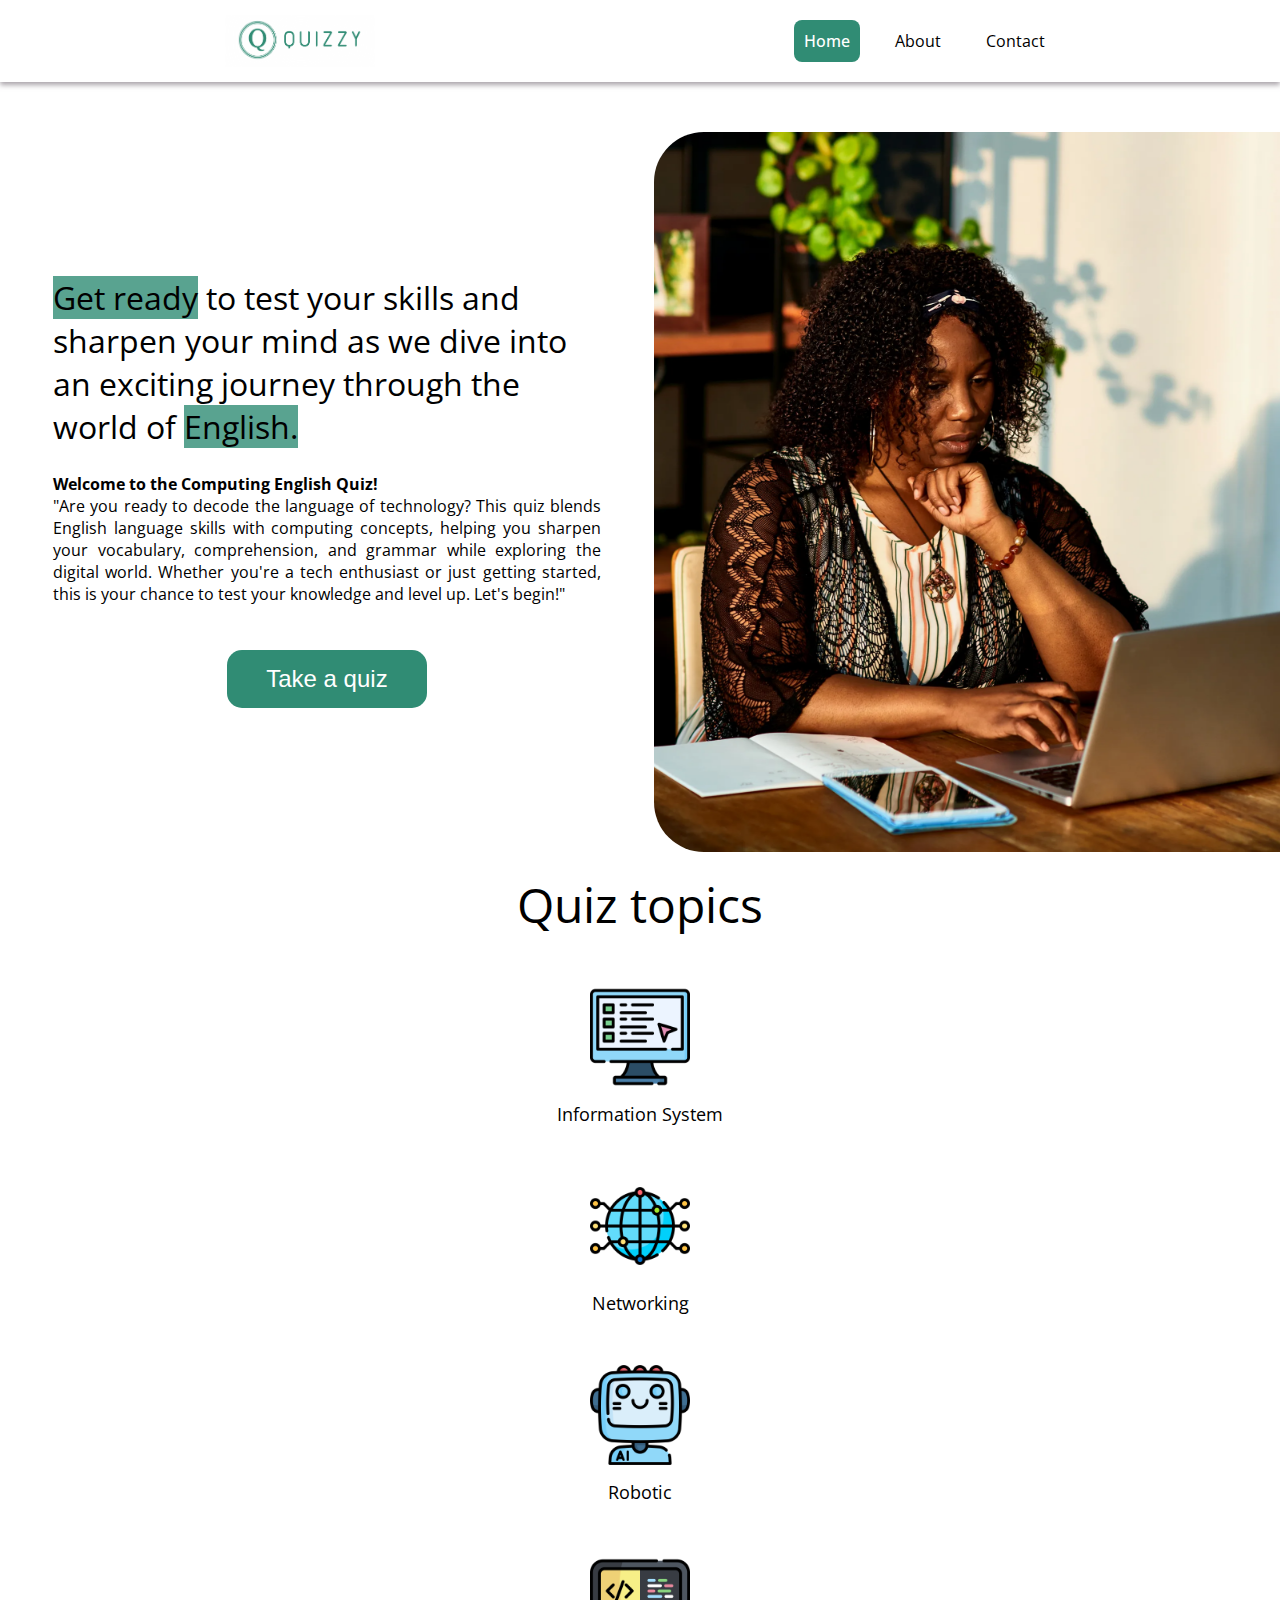
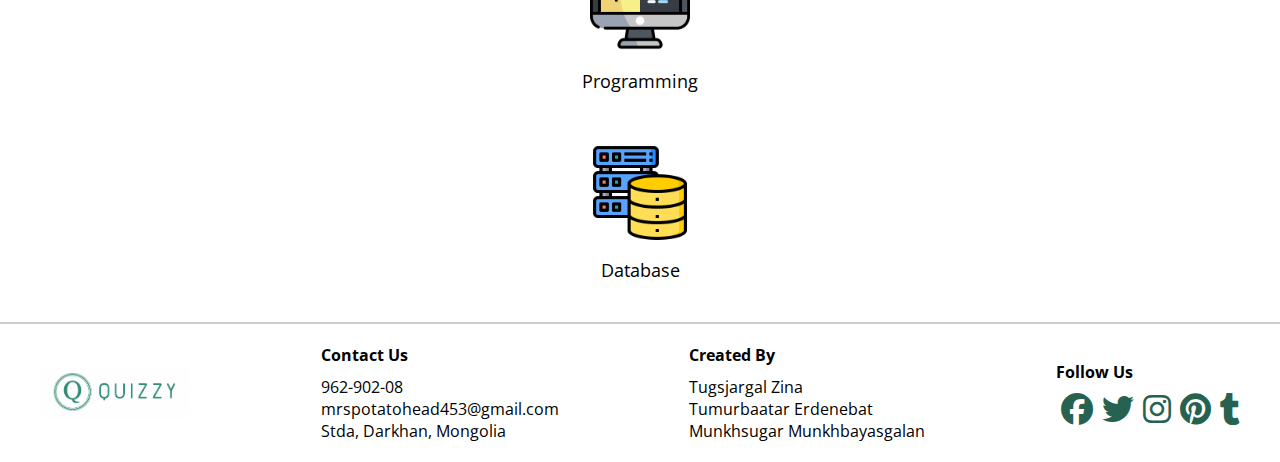
<file: index.html>
<!DOCTYPE html>
<html lang="en">
<head>
    <meta charset="UTF-8">
    <meta name="viewport" content="width=device-width, initial-scale=1.0">
    <link rel="stylesheet" href="https://cdnjs.cloudflare.com/ajax/libs/font-awesome/6.6.0/css/all.min.css">
    <link rel="preconnect" href="https://fonts.googleapis.com">
    <link rel="preconnect" href="https://fonts.gstatic.com" crossorigin>
    <link href="https://fonts.googleapis.com/css2?family=Lato:wght@100;300;400;700;900&family=Open+Sans:wght@300;400;500;600;700;800&display=swap" rel="stylesheet">
    <link rel="stylesheet" href="styles.css">
    <link rel="stylesheet" href="main_style.css">
    <title>Quiz Web</title>
    <link rel="icon" type="image/x-icon" href="/images/favicon.ico">
</head>
<body>
    <header class="header">
        <div class="header-flex">
            <img src="images/logo.png" alt="Quizzy" class="logo" />
            <ul class="main-menu">
                <li><a class="current" href="index.html">Home</a></li>
                <li><a href="about.html">About</a></li>
                <li><a href="contact.html">Contact</a></li>
            </ul>
        </div>
    </header>

    <section class="hero">
        <div class="hero-text">
            <h2>
                <span class="bg-primary">Get ready</span> to test your skills and sharpen your mind as we 
                dive into an exciting journey through the world of <span class="bg-primary">English.</span>
            </h2>
            <p><b>Welcome to the Computing English Quiz!</b><br>
            "Are you ready to decode the language of technology? This quiz blends English language skills 
            with computing concepts, helping you sharpen your vocabulary, comprehension, and grammar while 
            exploring the digital world. Whether you're a tech enthusiast or just getting started, this is 
            your chance to test your knowledge and level up. Let's begin!"</p>

            <button class="quiz-button" onclick="openPopup()">Take a quiz</button>

            <!-- Popup Modal -->
            <div id="popup" class="popup hidden">
                <div class="popup-content">
                    <span class="close-icon" onclick="closePopup()">&times;</span>
                    <h2>Before You Start the Quiz</h2>
                    <ul class="guidelines">
                        <li>Ensure a stable internet connection.</li>
                        <li>Read each question carefully before answering.</li>
                        <li>Do not refresh or close the browser during the quiz.</li>
                        <li>Manage your time wisely; some quizzes may be timed.</li>
                        <li>Make sure you are in a quiet environment for better focus.</li>
                        <li>Double-check your answers before submitting.</li>
                    </ul>
                    <div id="form-box">
                        <form id="test-form">
                            <select id="language" onchange="showAdditionalOptions()">
                                <option value="vocabulary" selected="selected">VOCABULARY</option>
                                <option value="reading">READING</option>
                                <option value="listening">LISTENING</option>
                            </select>

                            <div id="additional-options">
                                <select id="vocabulary-options" class="quiz-select" style="display:block;">
                                    <option value="computing">Basic Computing</option>
                                    <option value="networking">Networking</option>
                                    <option value="robotic">Robotic</option>
                                    <option value="programming">Programming</option>
                                    <option value="database">Database</option>
                                </select>
                            

                                <select id="reading-options" class="quiz-select" style="display:none;">
                                    <option value="reading1">Reading 1</option>
                                    <option value="reading2">Reading 2</option>
                                    <option value="reading3">Reading 3</option>
                                </select>
                            

                                <select id="listening-options" class="quiz-select" style="display:none;">
                                    <option value="computers">Computers</option>
                                    <option value="cyber-bullying">Cyber Bullying</option>
                                    <option value="cyber-crime">Cyber Crime</option>
                                    <option value="internet">Internet</option>
                                    <option value="junk-mail">Junk Mail</option>
                                    <option value="microsoft">Microsoft</option>
                                    <option value="robots">Robots</option>
                                    <option value="social-networking">Social Networking</option>
                                </select>
                            </div>                            

                            <button type="button" id="choose-lang" onclick="startQuiz()">Start a test</button>
                        </form>
                    </div>
                </div>
            </div>
        </div>
        <div class="hero-image">
            <img src="images/take_a_quiz.webp" alt="Take a quiz" class="profile-img">
        </div>  
    </section>

    <section class="quiz-topics">
        <div class="section-header">
            <h2>
                <span>Quiz topics</span>
            </h2>
        </div>

        <ul class="topic-items">
            <li>
                <img src="images/computer.png" alt="">
                <p>Information System</p>
            </li>
            <li>
                <img src="images/network.png" alt="">
                <p>Networking</p>
            </li>
            <li>
                <img src="images/robot.png" alt="">
                <p>Robotic</p>
            </li>
            <li>
                <img src="images/code.png" alt="">
                <p>Programming</p>
            </li>
            <li>
                <img src="images/database-storage.png" alt="">
                <p>Database</p>
            </li>
        </ul>
    </section>

    <footer class="footer">
        <div class="container footer-flex">
            <img src="images/logo.png" alt="Lumina Creative">

            <div>
                <h4>Contact Us</h4>
                <ul>
                    <li>962-902-08</li>
                    <li>mrspotatohead453@gmail.com</li>
                    <li>Stda, Darkhan, Mongolia</li>
                </ul>
            </div>

            <div>
                <h4>Created By</h4>
                <ul>
                    <li>Tugsjargal Zina</li>
                    <li>Tumurbaatar Erdenebat</li>
                    <li>Munkhsugar Munkhbayasgalan</li>
                </ul>
            </div>

            <div>
                <h4>Follow Us</h4>
                <a href="#"><i class="fa-brands fa-facebook fa-2x"></i></a>
                <a href="#"><i class="fa-brands fa-twitter fa-2x"></i></a>
                <a href="#"><i class="fa-brands fa-instagram fa-2x"></i></a>
                <a href="#"><i class="fa-brands fa-pinterest fa-2x"></i></a>
                <a href="#"><i class="fa-brands fa-tumblr fa-2x"></i></a>
            </div>
        </div>
    </footer>

    <script>
        // Open Popup
        function openPopup() {
            document.getElementById('popup').classList.remove('hidden');
        }

        // Close Popup
        function closePopup() {
            document.getElementById('popup').classList.add('hidden');
        }

        // Update options based on selected quiz type
        function showAdditionalOptions() {
            var selectedLanguage = document.getElementById('language').value;

            // Hide all extra options first
            document.getElementById('vocabulary-options').style.display = 'none';
            document.getElementById('reading-options').style.display = 'none';
            document.getElementById('listening-options').style.display = 'none';

            // Show the appropriate options
            if (selectedLanguage === 'vocabulary') {
                document.getElementById('vocabulary-options').style.display = 'block';
            } else if (selectedLanguage === 'reading') {
                document.getElementById('reading-options').style.display = 'block';
            } else if (selectedLanguage === 'listening') {
                document.getElementById('listening-options').style.display = 'block';
            }
        }

        // Start Quiz
        function startQuiz() {
            var selectedQuiz = document.getElementById('language').value;
            var selectedTopic = '';

            // Get the selected topic based on the quiz type
            if (selectedQuiz === 'vocabulary') {
                selectedTopic = document.getElementById('vocabulary-options').value;
            } else if (selectedQuiz === 'reading') {
                selectedTopic = document.getElementById('reading-options').value;
            } else if (selectedQuiz === 'listening') {
                selectedTopic = document.getElementById('listening-options').value;
            }

            // Store the selected topic in localStorage
            localStorage.setItem('selected-topic', selectedTopic);

            // Redirect based on the selected quiz and topic
            if (selectedQuiz === 'vocabulary') {
                window.location.href = "quiz1.html";
            } else if (selectedQuiz === 'reading') {
                // Check the selected reading topic and redirect accordingly
                if (selectedTopic === 'reading1') {
                    window.location.href = "quiz2_1.html"; // Redirect to quiz2_1 for reading1
                } else if (selectedTopic === 'reading2') {
                    window.location.href = "quiz2_2.html"; // Redirect to quiz2_2 for reading2
                } else if (selectedTopic === 'reading3') {
                    window.location.href = "quiz2_3.html"; // Redirect to quiz2_3 for reading3
                }
            } else if (selectedQuiz === 'listening') {
                window.location.href = "quiz3.html";
            }
        }



    </script>
</body>
</html>
</file>
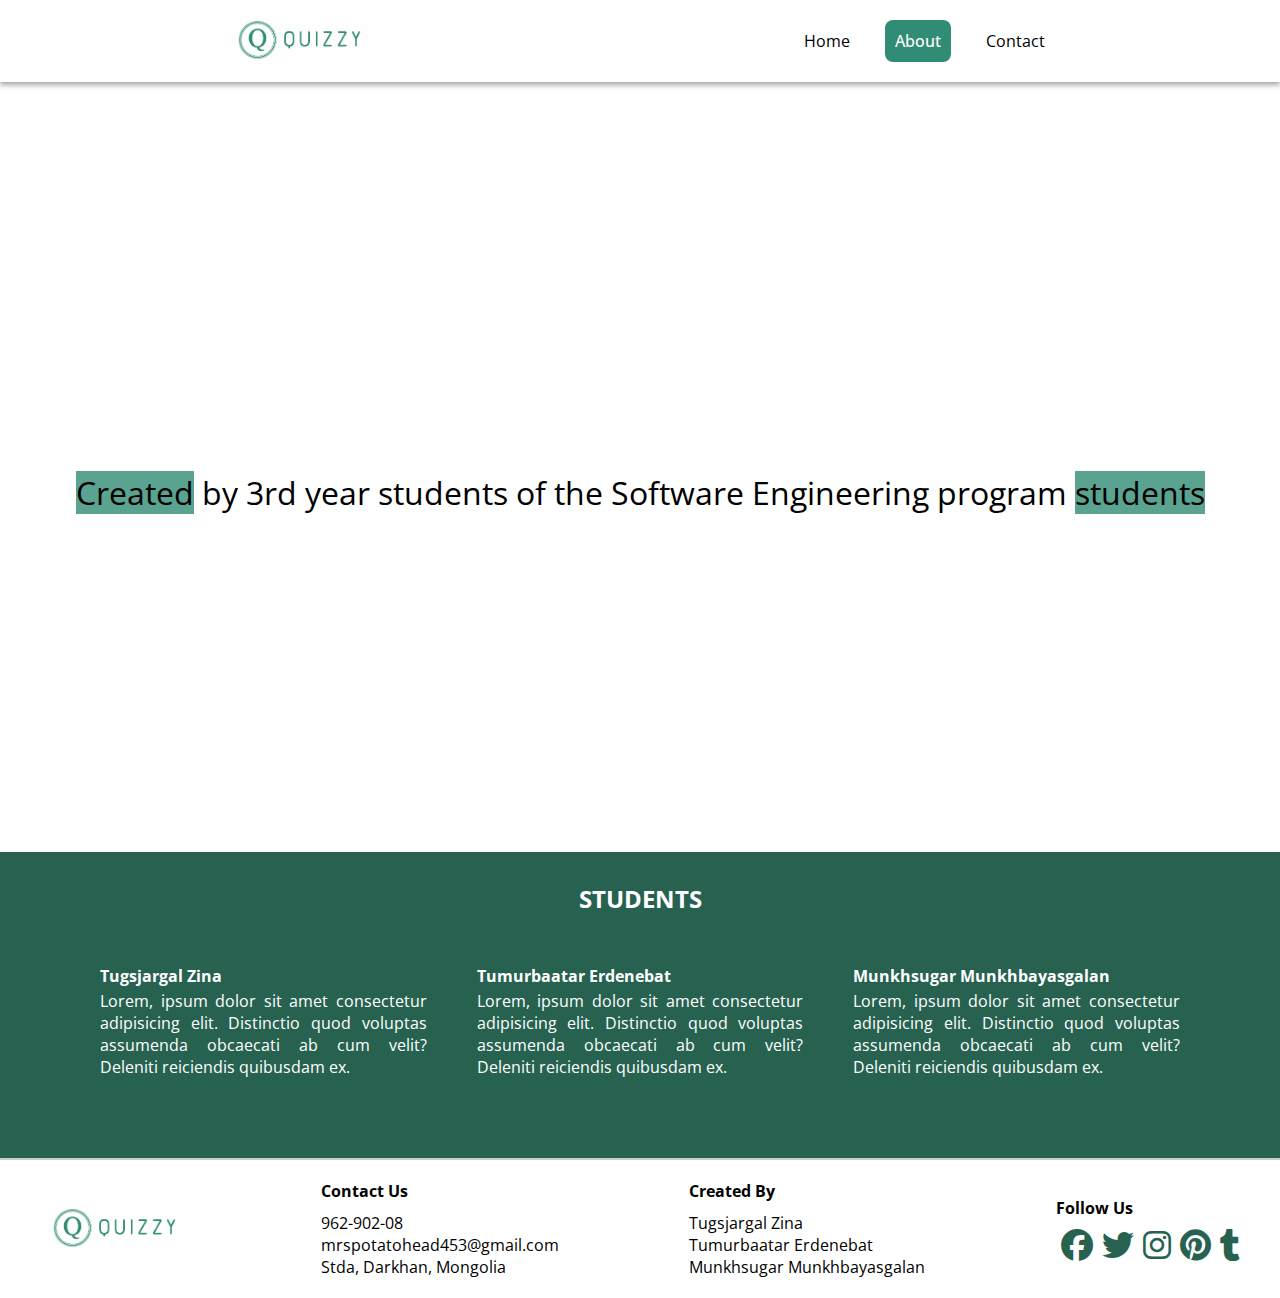
<file: about.html>
<!DOCTYPE html>
<html lang="en">
<head>
    <meta charset="UTF-8">
    <meta name="viewport" content="width=device-width, initial-scale=1.0">
    <link rel="stylesheet" href="https://cdnjs.cloudflare.com/ajax/libs/font-awesome/6.6.0/css/all.min.css">
    <link rel="preconnect" href="https://fonts.googleapis.com">
    <link rel="preconnect" href="https://fonts.gstatic.com" crossorigin>
    <link href="https://fonts.googleapis.com/css2?family=Lato:wght@100;300;400;700;900&family=Open+Sans:wght@300;400;500;600;700;800&display=swap" rel="stylesheet">
    <link rel="stylesheet" href="styles.css">
    <link rel="stylesheet" href="main_style.css">
    <link rel="stylesheet" href="about.css">
    <title>Quiz Web</title>
    <link rel="icon" type="image/x-icon" href="/images/favicon.ico">
</head>
<body>
    <header class="header">
        <div class="header-flex">
            <img src="images/logo.png" alt="Quizzy" class="logo" />
            <ul class="main-menu">
                <li><a href="index.html">Home</a></li>
                <li><a class="current" href="about.html">About</a></li>
                <li><a href="contact.html">Contact</a></li>
            </ul>
        </div>
    </header>

    <section class="hero">
        <div class="container container-sm">
            <h2 style="font-size: 2rem;">
                <span class="bg-primary">Created</span> by 3rd year students of the Software Engineering program <span class="bg-primary">students</span>
            </h2>
        </div>
    </section>
    <section class="team bg-dark">
        <div class="container">
            <h2 class="team-heading">Students</h2>
            <div class="team-flex">
                <div class="team-item">
                    <h4>Tugsjargal Zina</h4>
                    <p>
                        Lorem, ipsum dolor sit amet consectetur adipisicing elit. Distinctio 
                        quod voluptas assumenda obcaecati ab cum velit? Deleniti reiciendis 
                        quibusdam ex.
                    </p>
                </div>
                <div class="team-item">
                    <h4>Tumurbaatar Erdenebat</h4>
                    <p>
                        Lorem, ipsum dolor sit amet consectetur adipisicing elit. Distinctio 
                        quod voluptas assumenda obcaecati ab cum velit? Deleniti reiciendis 
                        quibusdam ex.
                    </p>
                </div>
                <div class="team-item">
                    <h4>Munkhsugar Munkhbayasgalan</h4>
                    <p>
                        Lorem, ipsum dolor sit amet consectetur adipisicing elit. Distinctio 
                        quod voluptas assumenda obcaecati ab cum velit? Deleniti reiciendis 
                        quibusdam ex.
                    </p>
                </div>
            </div>
        </div>
    </section>
    

    <footer class="footer">
        <div class="container footer-flex">
            <img src="images/logo.png" alt="Lumina Creative">

            <div>
                <h4>Contact Us</h4>
                <ul>
                    <li>962-902-08</li>
                    <li>mrspotatohead453@gmail.com</li>
                    <li>Stda, Darkhan, Mongolia</li>
                </ul>
            </div>

            <div>
                <h4>Created By</h4>
                <ul>
                    <li>Tugsjargal Zina</li>
                    <li>Tumurbaatar Erdenebat</li>
                    <li>Munkhsugar Munkhbayasgalan</li>
                </ul>
            </div>

            <div>
                <h4>Follow Us</h4>
                <a href="#"><i class="fa-brands fa-facebook fa-2x"></i></a>
                <a href="#"><i class="fa-brands fa-twitter fa-2x"></i></a>
                <a href="#"><i class="fa-brands fa-instagram fa-2x"></i></a>
                <a href="#"><i class="fa-brands fa-pinterest fa-2x"></i></a>
                <a href="#"><i class="fa-brands fa-tumblr fa-2x"></i></a>
            </div>
        </div>
    </footer>
</body>
</html>
</file>
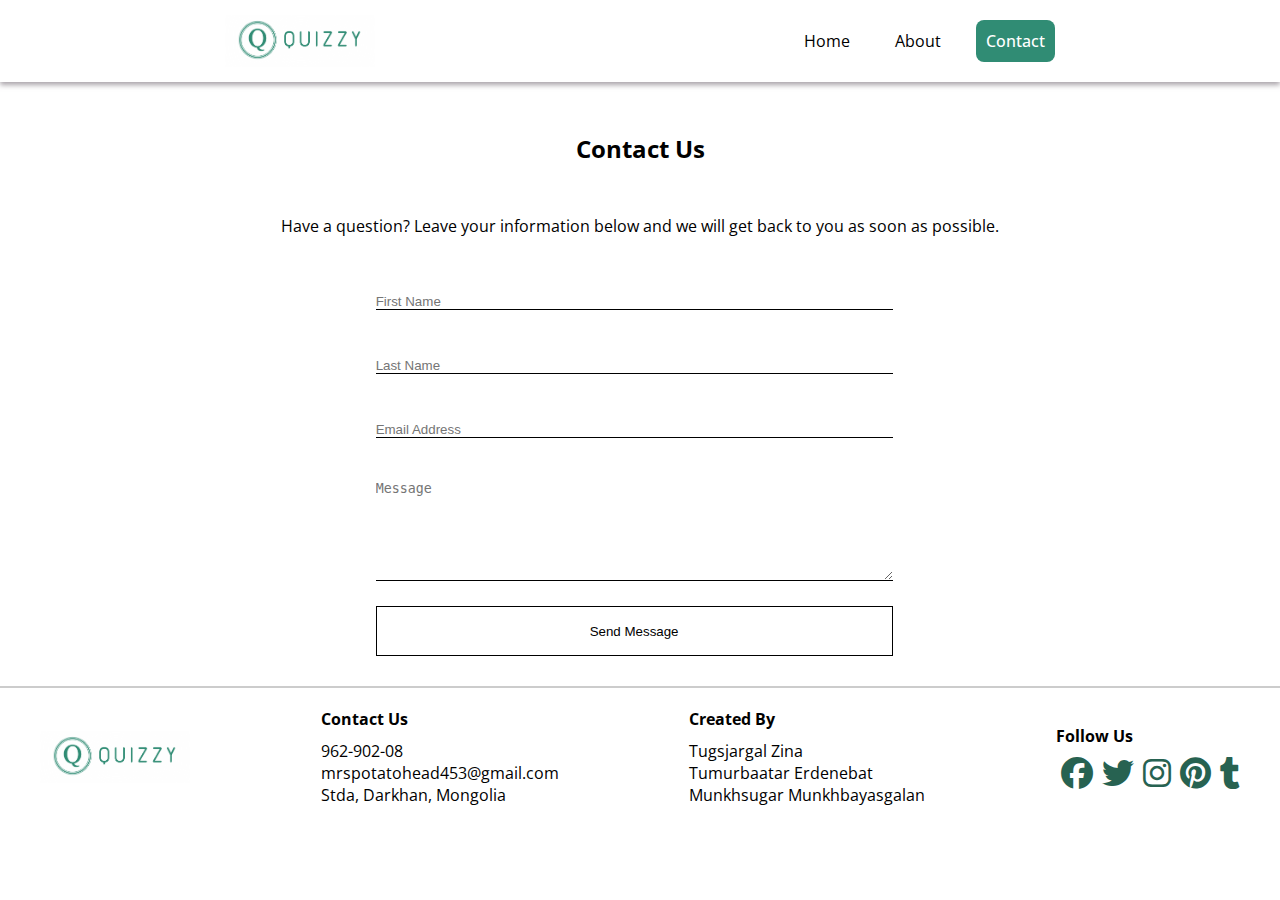
<file: contact.html>
<!DOCTYPE html>
<html lang="en">
<head>
    <meta charset="UTF-8">
    <meta name="viewport" content="width=device-width, initial-scale=1.0">
    <link rel="stylesheet" href="https://cdnjs.cloudflare.com/ajax/libs/font-awesome/6.6.0/css/all.min.css">
    <link rel="preconnect" href="https://fonts.googleapis.com">
    <link rel="preconnect" href="https://fonts.gstatic.com" crossorigin>
    <link href="https://fonts.googleapis.com/css2?family=Lato:wght@100;300;400;700;900&family=Open+Sans:wght@300;400;500;600;700;800&display=swap" rel="stylesheet">
    <link rel="stylesheet" href="main_style.css">
    <link rel="stylesheet" href="contact.css">
    <title>Quiz Web</title>
    <link rel="icon" type="image/x-icon" href="/images/favicon.ico">
</head>
<body>
    <header class="header">
        <div class="header-flex">
            <img src="images/logo.png" alt="Quizzy" class="logo" />
            <ul class="main-menu">
                <li><a href="index.html">Home</a></li>
                <li><a href="about.html">About</a></li>
                <li><a class="current" href="contact.html">Contact</a></li>
            </ul>
        </div>
    </header>

    <section class="contact">
        <div class="container container-sm">
            <h2 class="section-heading">Contact Us</h2>
            <p>
                Have a question? Leave your information below and we will get back to
                you as soon as possible.
            </p>
            <form name="contact" netlify>
                <div class="form-group">
                    <label for="first-name" class="visually-hidden">First Name</label>
                    <input 
                        type="text"
                        id="first-name"
                        name="first-name"
                        placeholder="First Name"
                    >
                </div>
                <div class="form-group">
                    <label for="last-name" class="visually-hidden">Last Name</label>
                    <input 
                        type="text"
                        id="last-name"
                        name="last-name"
                        placeholder="Last Name"
                    >
                </div>
                <div class="form-group">
                    <label for="email" class="visually-hidden">Email Address</label>
                    <input 
                        type="email"
                        id="email"
                        name="email"
                        placeholder="Email Address"
                    >
                </div>
                <div class="form-group">
                    <label for="message" class="visually-hidden">Message</label>
                    <textarea 
                        id="message"
                        name="message"
                        placeholder="Message"
                    ></textarea>
                </div>
                <div class="form-group">
                    <button type="submit" class="btn">Send Message</button>
                </div>
            </form>
        </div>
    </section>

    <footer class="footer">
        <div class="container footer-flex">
            <img src="images/logo.png" alt="Lumina Creative">

            <div>
                <h4>Contact Us</h4>
                <ul>
                    <li>962-902-08</li>
                    <li>mrspotatohead453@gmail.com</li>
                    <li>Stda, Darkhan, Mongolia</li>
                </ul>
            </div>

            <div>
                <h4>Created By</h4>
                <ul>
                    <li>Tugsjargal Zina</li>
                    <li>Tumurbaatar Erdenebat</li>
                    <li>Munkhsugar Munkhbayasgalan</li>
                </ul>
            </div>

            <div>
                <h4>Follow Us</h4>
                <a href="#"><i class="fa-brands fa-facebook fa-2x"></i></a>
                <a href="#"><i class="fa-brands fa-twitter fa-2x"></i></a>
                <a href="#"><i class="fa-brands fa-instagram fa-2x"></i></a>
                <a href="#"><i class="fa-brands fa-pinterest fa-2x"></i></a>
                <a href="#"><i class="fa-brands fa-tumblr fa-2x"></i></a>
            </div>
        </div>
    </footer>
</body>
</html>
</file>
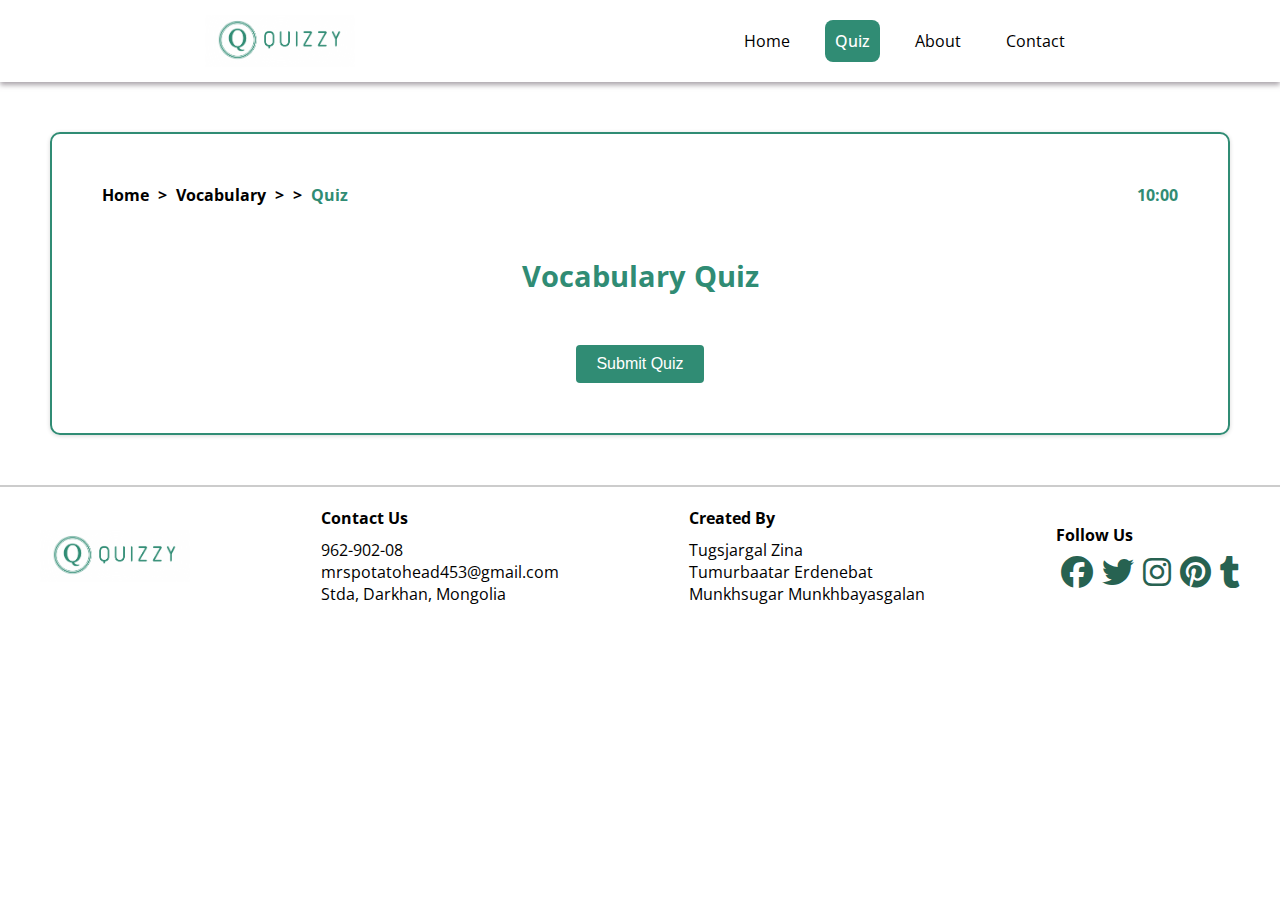
<file: quiz1.html>
<!DOCTYPE html>
<html lang="en">
<head>
    <meta charset="UTF-8">
    <meta name="viewport" content="width=device-width, initial-scale=1.0">
    <link rel="stylesheet" href="https://cdnjs.cloudflare.com/ajax/libs/font-awesome/6.6.0/css/all.min.css">
    <link rel="preconnect" href="https://fonts.googleapis.com">
    <link rel="preconnect" href="https://fonts.gstatic.com" crossorigin>
    <link href="https://fonts.googleapis.com/css2?family=Lato:wght@100;300;400;700;900&family=Open+Sans:wght@300;400;500;600;700;800&display=swap" rel="stylesheet">
    <link rel="stylesheet" href="styles.css">
    <link rel="stylesheet" href="main_style.css">
    <link rel="stylesheet" href="quiz1.css">
    <title>Vocabulary Quiz</title>
    <link rel="icon" type="image/x-icon" href="/images/favicon.ico">
</head>
<body>
    <header class="header">
        <div class="header-flex">
            <img src="images/logo.png" alt="Quizzy" class="logo" />
            <ul class="main-menu">
                <li><a href="index.html">Home</a></li>
                <li><a class="current" href="#">Quiz</a></li>
                <li><a href="about.html">About</a></li>
                <li><a href="contact.html">Contact</a></li>
            </ul>
        </div>
    </header>

    <section class="main-section">
        <div class="section-header">
            <div class="path">
                <p>Home &gt Vocabulary &gt <span id="page-name"></span> &gt   <span class="primary-color">Quiz</span></p>
            </div>
            <div id="timer" class="timer">
                <p><span id="minutes">10</span>:<span id="seconds">00</span></p>
            </div>
        </div>
        <div class="header-text">
            <h2><span id="page-name2"></span> Vocabulary Quiz</h2>
        </div>
        <form id="quiz-form">
            <!-- 10 questions will be dynamically inserted here based on the selected topic -->
        </form>
        <div class="submit-btn">
            <button type="button" id="submit-btn" onclick="submitQuiz()">Submit Quiz</button>
        </div>

        <div id="popup-window" class="popup">
            <div class="popup-content">
                <span class="close-btn" onclick="closePopup()">&times;</span>
                <h2>Quiz Results</h2>
                <p id="popup-message"></p>
                <button class="popup-button" onclick="closePopup()">Close</button>
            </div>
        </div>
    </section>

    <footer class="footer">
        <div class="container footer-flex">
            <img src="images/logo.png" alt="Lumina Creative">

            <div>
                <h4>Contact Us</h4>
                <ul>
                    <li>962-902-08</li>
                    <li>mrspotatohead453@gmail.com</li>
                    <li>Stda, Darkhan, Mongolia</li>
                </ul>
            </div>

            <div>
                <h4>Created By</h4>
                <ul>
                    <li>Tugsjargal Zina</li>
                    <li>Tumurbaatar Erdenebat</li>
                    <li>Munkhsugar Munkhbayasgalan</li>
                </ul>
            </div>

            <div>
                <h4>Follow Us</h4>
                <a href="#"><i class="fa-brands fa-facebook fa-2x"></i></a>
                <a href="#"><i class="fa-brands fa-twitter fa-2x"></i></a>
                <a href="#"><i class="fa-brands fa-instagram fa-2x"></i></a>
                <a href="#"><i class="fa-brands fa-pinterest fa-2x"></i></a>
                <a href="#"><i class="fa-brands fa-tumblr fa-2x"></i></a>
            </div>
        </div>
    </footer>

    <script src="quiz_voc.js"></script>
</body>
</html>
</file>
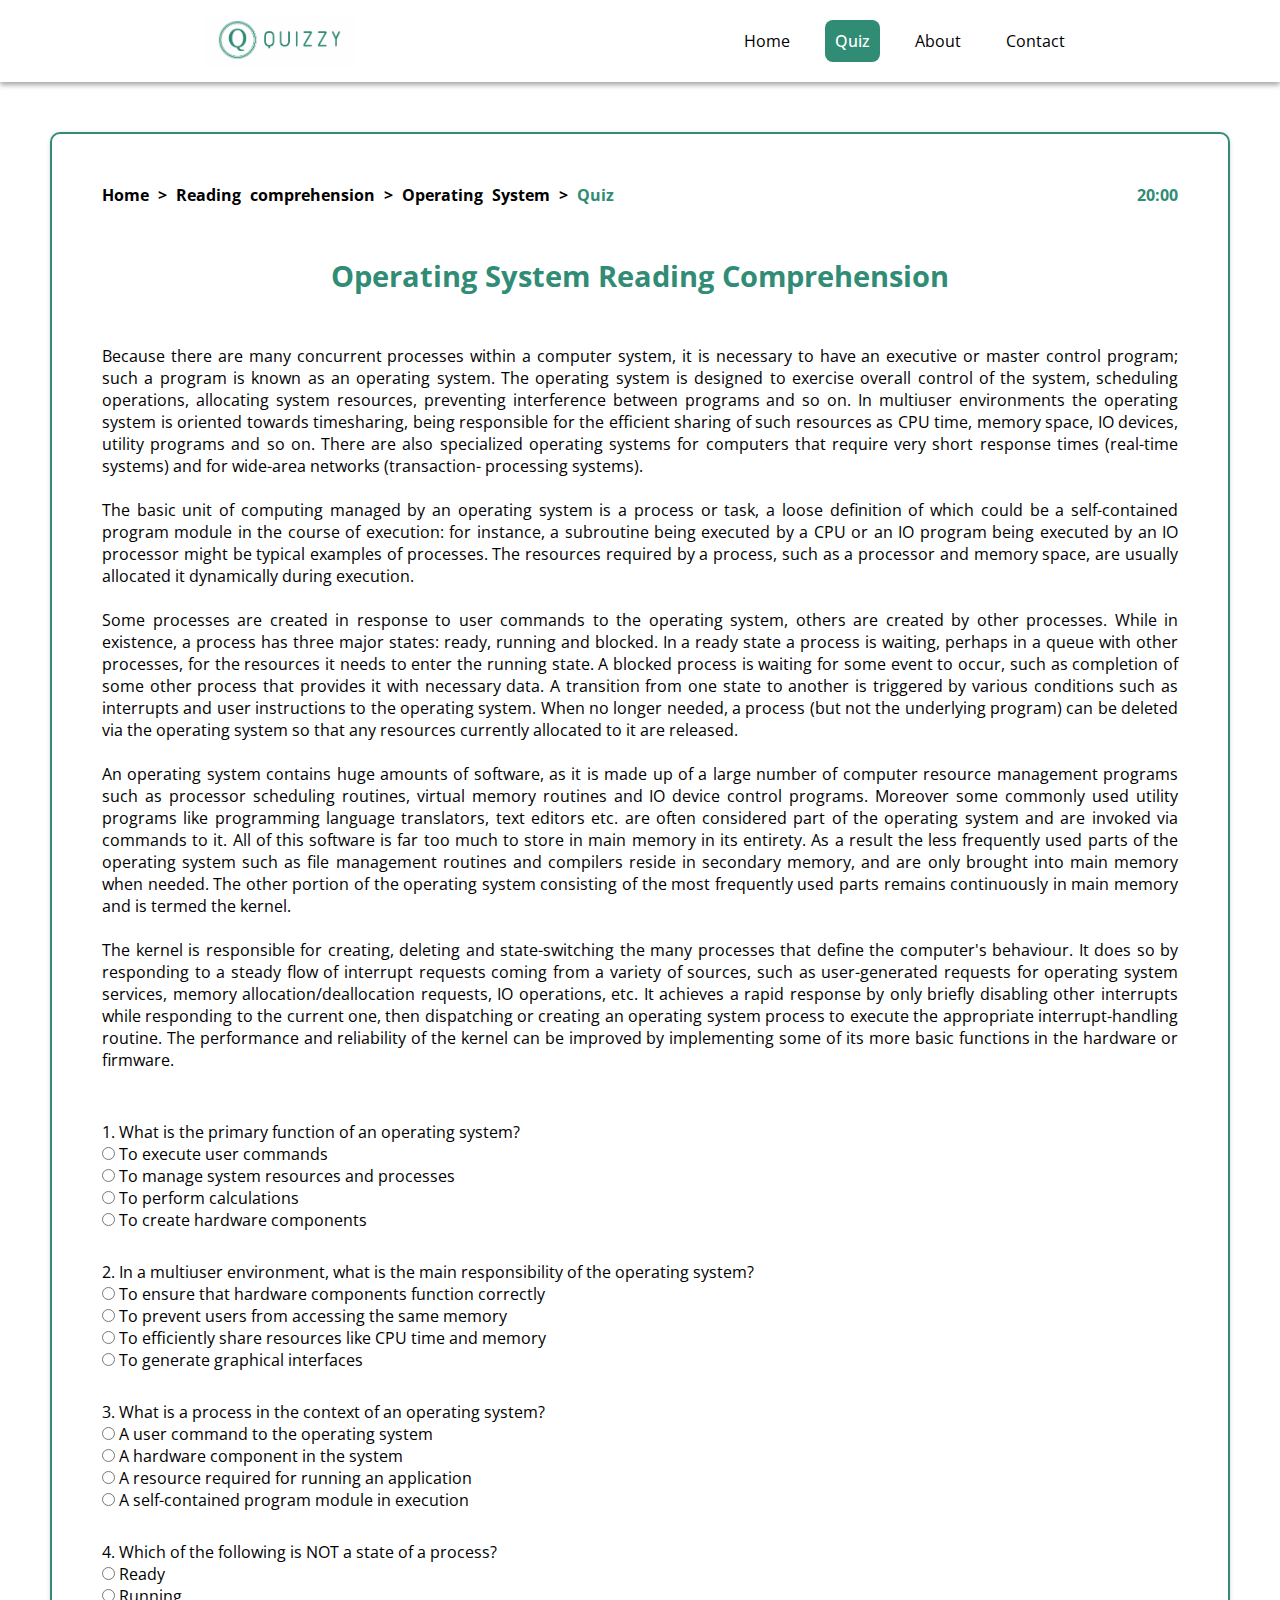
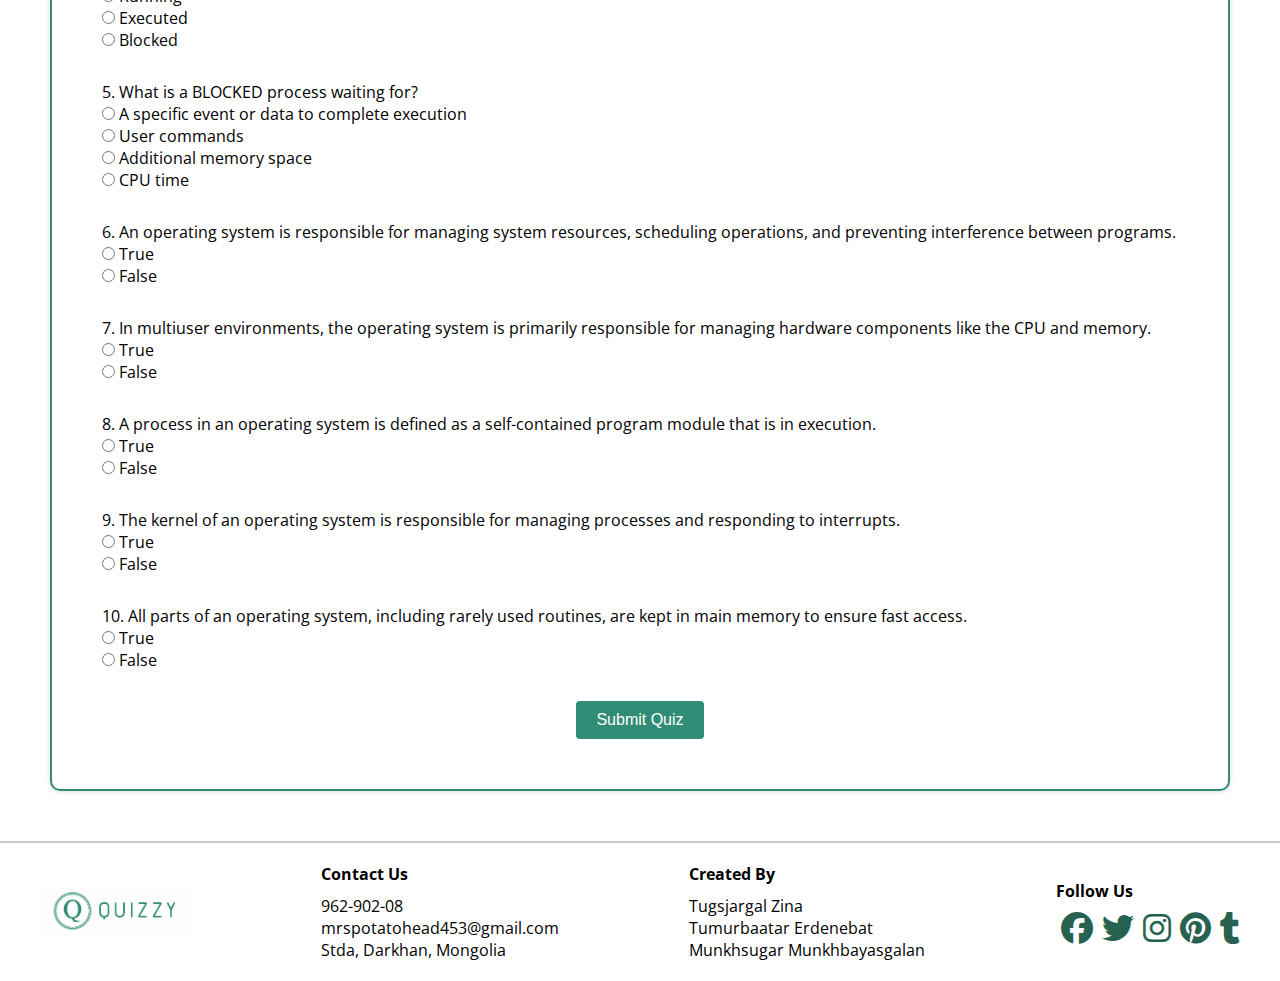
<file: quiz2_1.html>
<!DOCTYPE html>
<html lang="en">
<head>
    <meta charset="UTF-8">
    <meta name="viewport" content="width=device-width, initial-scale=1.0">
    <link rel="stylesheet" href="https://cdnjs.cloudflare.com/ajax/libs/font-awesome/6.6.0/css/all.min.css">
    <link rel="preconnect" href="https://fonts.googleapis.com">
    <link rel="preconnect" href="https://fonts.gstatic.com" crossorigin>
    <link href="https://fonts.googleapis.com/css2?family=Lato:wght@100;300;400;700;900&family=Open+Sans:wght@300;400;500;600;700;800&display=swap" rel="stylesheet">
    <link rel="stylesheet" href="styles.css">
    <link rel="stylesheet" href="main_style.css">
    <link rel="stylesheet" href="quiz1.css">
    <title>Reading Quiz</title>
    <link rel="icon" type="image/x-icon" href="/images/favicon.ico">
</head>
<body>
    <header class="header">
        <div class="header-flex">
            <img src="images/logo.png" alt="Quizzy" class="logo" />
            <ul class="main-menu">
                <li><a href="index.html">Home</a></li>
                <li><a class="current" href="#">Quiz</a></li>
                <li><a href="about.html">About</a></li>
                <li><a href="contact.html">Contact</a></li>
            </ul>
        </div>
    </header>

    <section class="main-section">
        <div class="section-header">
            <div class="path">
                <p>Home &gt Reading comprehension &gt Operating System &gt <span class="primary-color">Quiz</span></p>
            </div>
            <div id="timer" class="timer">
                <p><span id="minutes">20</span>:<span id="seconds">00</span></p>
            </div>
        </div>
        <div class="header-text">
            <h2>Operating System Reading Comprehension</h2>
        </div>
        <div class="reading-para">
            <p id="reading-para">
                Because there are many concurrent processes within a computer system, it is 
                necessary to have an executive or master control program; such a program is known 
                as an operating system. The operating system is designed to exercise overall control 
                of the system, scheduling operations, allocating system resources, preventing 
                interference between programs and so on. In multiuser environments the operating
                system is oriented towards timesharing, being responsible for the efficient sharing of 
                such resources as CPU time, memory space, IO devices, utility programs and so on. 
                There are also specialized operating systems for computers that require very short 
                response times (real-time systems) and for wide-area networks (transaction- 
                processing systems). <br> <br>
                The basic unit of computing managed by an operating system is a process or task, a 
                loose definition of which could be a self-contained program module in the course of 
                execution: for instance, a subroutine being executed by a CPU or an IO program being 
                executed by an IO processor might be typical examples of processes. The resources 
                required by a process, such as a processor and memory space, are usually allocated it
                dynamically during execution. <br><br>
                Some processes are created in response to user commands to the operating system, 
                others are created by other processes. While in existence, a process has three major 
                states: ready, running and blocked. In a ready state a process is waiting, perhaps in a 
                queue with other processes, for the resources it needs to enter the running state. A 
                blocked process is waiting for some event to occur, such as completion of some other 
                process that provides it with necessary data. A transition from one state to another is 
                triggered by various conditions such as interrupts and user instructions to the 
                operating system. When no longer needed, a process (but not the underlying 
                program) can be deleted via the operating system so that any resources currently 
                allocated to it are released. <br><br>
                An operating system contains huge amounts of software, as it is made up of a large 
                number of computer resource management programs such as processor scheduling 
                routines, virtual memory routines and IO device control programs. Moreover some 
                commonly used utility programs like programming language translators, text editors
                etc. are often considered part of the operating system and are invoked via commands 
                to it. All of this software is far too much to store in main memory in its entirety. As a 
                result the less frequently used parts of the operating system such as file management 
                routines and compilers reside in secondary memory, and are only brought into main 
                memory when needed. The other portion of the operating system consisting of the
                most frequently used parts remains continuously in main memory and is termed the 
                kernel. <br><br>
                The kernel is responsible for creating, deleting and state-switching the many 
                processes that define the computer's behaviour. It does so by responding to a steady 
                flow of interrupt requests coming from a variety of sources, such as user-generated
                requests for operating system services, memory allocation/deallocation requests, IO 
                operations, etc. It achieves a rapid response by only briefly disabling other interrupts 
                while responding to the current one, then dispatching or creating an operating system 
                process to execute the appropriate interrupt-handling routine. The performance and 
                reliability of the kernel can be improved by implementing some of its more basic
                functions in the hardware or firmware.</p>
        </div>
        <form id="quiz-form">
            <!--  -->
        </form>
        <div class="submit-btn">
            <button type="button" id="submit-btn" onclick="submitQuiz()">Submit Quiz</button>
        </div>

        <div id="popup-window" class="popup">
            <div class="popup-content">
                <span class="close-btn" onclick="closePopup()">&times;</span>
                <h2>Quiz Results</h2>
                <p id="popup-message"></p>
                <button class="popup-button" onclick="closePopup()">Close</button>
            </div>
        </div>
    </section>

    <footer class="footer">
        <div class="container footer-flex">
            <img src="images/logo.png" alt="Lumina Creative">

            <div>
                <h4>Contact Us</h4>
                <ul>
                    <li>962-902-08</li>
                    <li>mrspotatohead453@gmail.com</li>
                    <li>Stda, Darkhan, Mongolia</li>
                </ul>
            </div>

            <div>
                <h4>Created By</h4>
                <ul>
                    <li>Tugsjargal Zina</li>
                    <li>Tumurbaatar Erdenebat</li>
                    <li>Munkhsugar Munkhbayasgalan</li>
                </ul>
            </div>

            <div>
                <h4>Follow Us</h4>
                <a href="#"><i class="fa-brands fa-facebook fa-2x"></i></a>
                <a href="#"><i class="fa-brands fa-twitter fa-2x"></i></a>
                <a href="#"><i class="fa-brands fa-instagram fa-2x"></i></a>
                <a href="#"><i class="fa-brands fa-pinterest fa-2x"></i></a>
                <a href="#"><i class="fa-brands fa-tumblr fa-2x"></i></a>
            </div>
        </div>
    </footer>

    <script>
        // Make the questions array global
        const questions = [
            {
                question: "What is the primary function of an operating system?",
                options: ["To execute user commands", "To manage system resources and processes", "To perform calculations", "To create hardware components"],
                correctAnswer: "To manage system resources and processes",
            },
            {
                question: "In a multiuser environment, what is the main responsibility of the operating system?",
                options: ["To ensure that hardware components function correctly", "To prevent users from accessing the same memory", "To efficiently share resources like CPU time and memory", "To generate graphical interfaces"],
                correctAnswer: "To efficiently share resources like CPU time and memory",
            },
            {
                question: "What is a process in the context of an operating system?",
                options: ["A user command to the operating system", "A hardware component in the system", "A resource required for running an application", "A self-contained program module in execution"],
                correctAnswer: "A self-contained program module in execution",
            },
            {
                question: "Which of the following is NOT a state of a process?",
                options: ["Ready", "Running", "Executed", "Blocked"],
                correctAnswer: "Executed",
            },
            {
                question: "What is a BLOCKED process waiting for?",
                options: ["A specific event or data to complete execution", "User commands", "Additional memory space", "CPU time"],
                correctAnswer: "A specific event or data to complete execution",
            },
            {
                question: "An operating system is responsible for managing system resources, scheduling operations, and preventing interference between programs.",
                options: ["True", "False"],
                correctAnswer: "True",
            },
            {
                question: "In multiuser environments, the operating system is primarily responsible for managing hardware components like the CPU and memory.",
                options: ["True", "False"],
                correctAnswer: "False",
            },
            {
                question: "A process in an operating system is defined as a self-contained program module that is in execution.",
                options: ["True", "False"],
                correctAnswer: "True",
            },
            {
                question: "The kernel of an operating system is responsible for managing processes and responding to interrupts.",
                options: ["True", "False"],
                correctAnswer: "True",
            },
            {
                question: "All parts of an operating system, including rarely used routines, are kept in main memory to ensure fast access.",
                options: ["True", "False"],
                correctAnswer: "False",
            },
        ];

        // Function to start the quiz
        function startQuiz() {
            const quizForm = document.getElementById("quiz-form");

            questions.forEach((q, index) => {
                const questionDiv = document.createElement("div");
                questionDiv.classList.add("question");
                questionDiv.innerHTML = `
                    <p>${index + 1}. ${q.question}</p>
                    ${q.options
                        .map(
                            (option) => `
                            <input type="radio" id="q${index}-option${option}" name="q${index}" value="${option}">
                            <label for="q${index}-option${option}">${option}</label><br>
                        `
                        )
                        .join("")}
                `;
                quizForm.appendChild(questionDiv);
            });

            startTimer(); // Start the timer when the quiz starts
        }

        let timeRemaining = 1200;
        let timerInterval;

        // Function to start the countdown timer
        function startTimer() {
            timerInterval = setInterval(function () {
                const minutes = Math.floor(timeRemaining / 60);
                const seconds = timeRemaining % 60;
                document.getElementById('timer').innerText = `Time remaining: ${minutes}:${seconds < 10 ? '0' + seconds : seconds}`;
                timeRemaining--;

                if (timeRemaining < 0) {
                    clearInterval(timerInterval);
                    submitQuiz(); // Auto-submit the quiz if the time runs out
                }
            }, 1000);
        }

        // Function to calculate the score and display it in a popup
        function submitQuiz() {
            clearInterval(timerInterval); // Stop the timer
            const quizForm = document.getElementById('quiz-form');
            const formData = new FormData(quizForm);
            let score = 0;

            // Calculate the score
            questions.forEach((q, index) => {
                const selectedAnswer = formData.get(`q${index}`);
                if (selectedAnswer === q.correctAnswer) {
                    score++;
                }
            });

            // Display the score in the popup
            const popupMessage = document.getElementById('popup-message');
            popupMessage.innerText = `Your score is: ${score} out of ${questions.length}`;
            document.getElementById('popup-window').style.display = 'flex';
        }

        // Function to close the popup
        function closePopup() {
            document.getElementById('popup-window').style.display = 'none';
        }

        // Start the quiz when the page loads
        window.onload = startQuiz;
    </script>
</body>
</html>
</file>
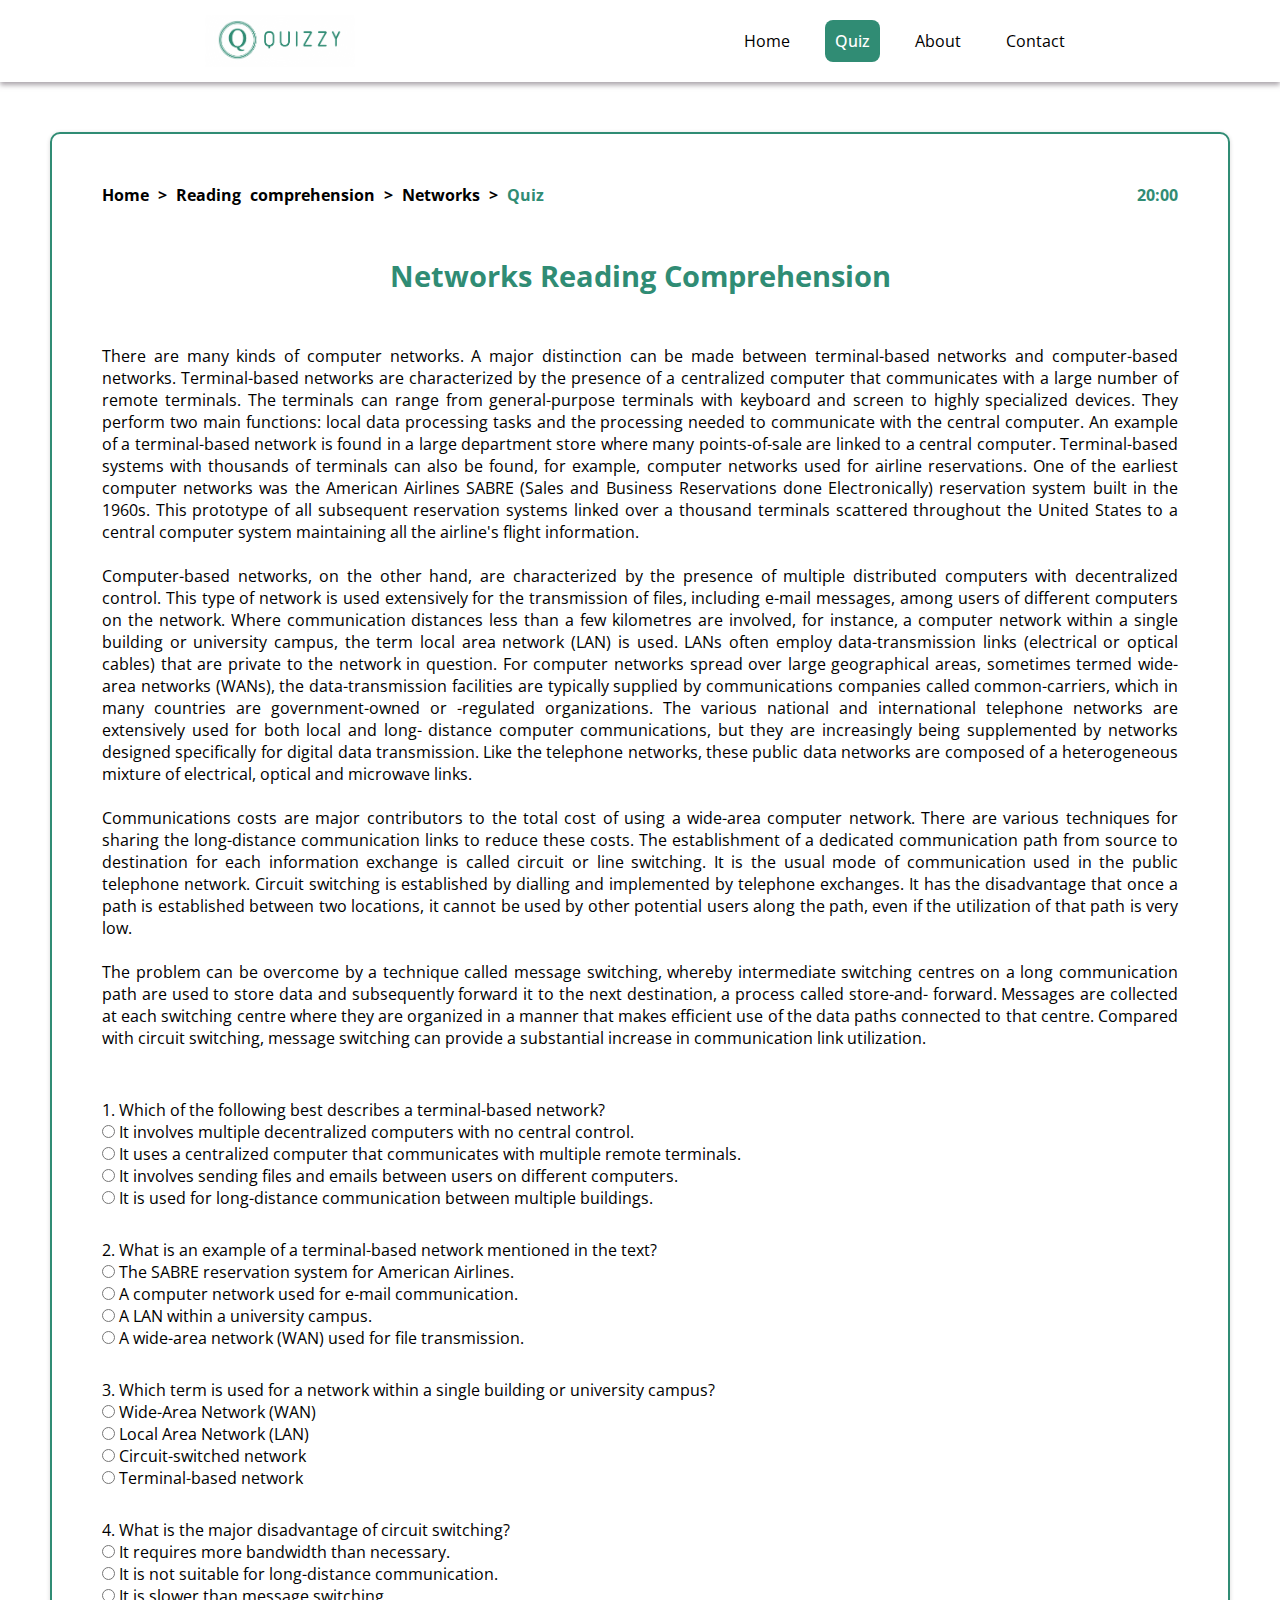
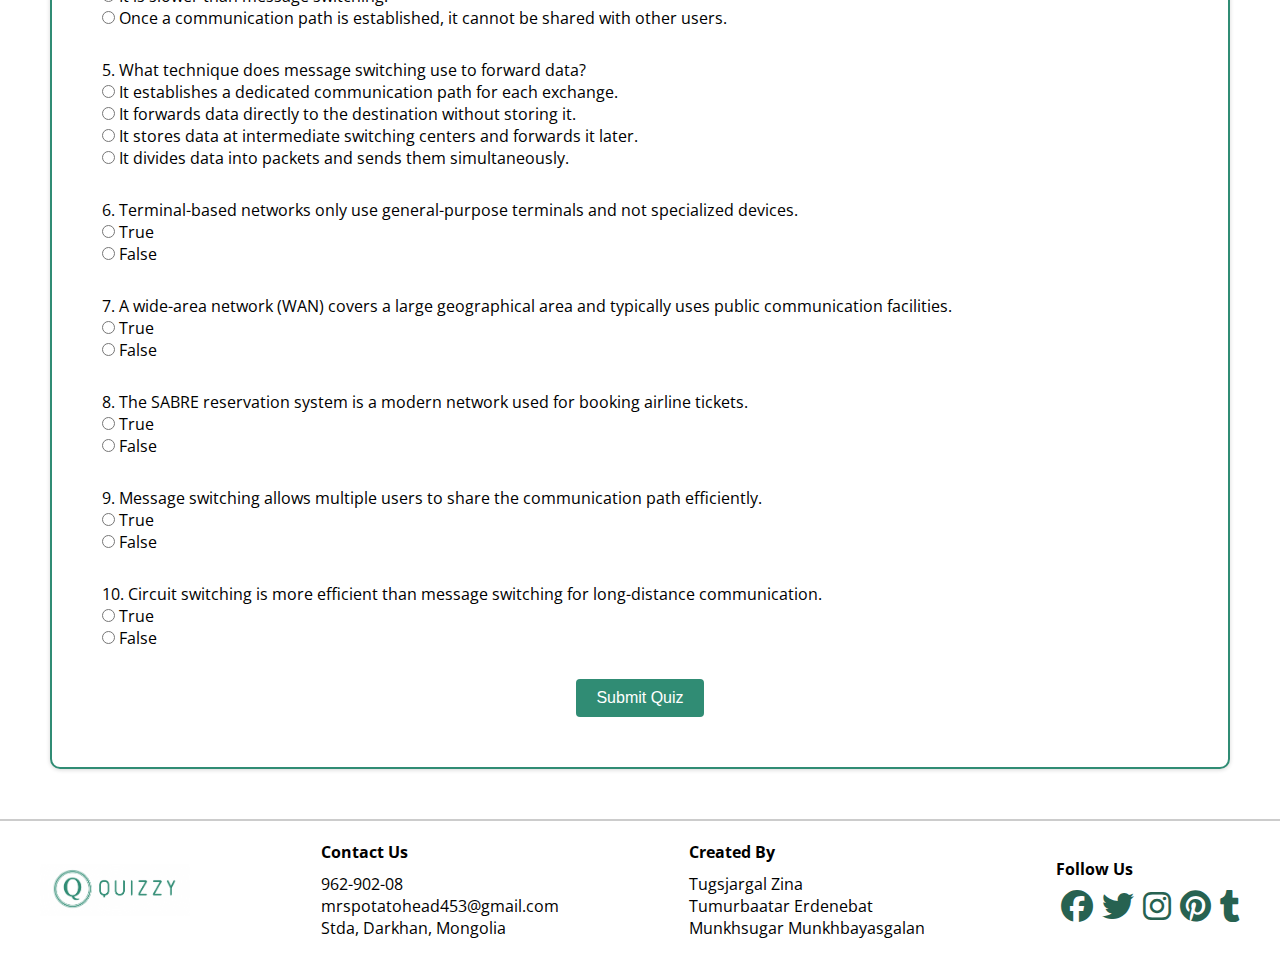
<file: quiz2_2.html>
<!DOCTYPE html>
<html lang="en">
<head>
    <meta charset="UTF-8">
    <meta name="viewport" content="width=device-width, initial-scale=1.0">
    <link rel="stylesheet" href="https://cdnjs.cloudflare.com/ajax/libs/font-awesome/6.6.0/css/all.min.css">
    <link rel="preconnect" href="https://fonts.googleapis.com">
    <link rel="preconnect" href="https://fonts.gstatic.com" crossorigin>
    <link href="https://fonts.googleapis.com/css2?family=Lato:wght@100;300;400;700;900&family=Open+Sans:wght@300;400;500;600;700;800&display=swap" rel="stylesheet">
    <link rel="stylesheet" href="styles.css">
    <link rel="stylesheet" href="main_style.css">
    <link rel="stylesheet" href="quiz1.css">
    <title>Reading Quiz</title>
    <link rel="icon" type="image/x-icon" href="/images/favicon.ico">
</head>
<body>
    <header class="header">
        <div class="header-flex">
            <img src="images/logo.png" alt="Quizzy" class="logo" />
            <ul class="main-menu">
                <li><a href="index.html">Home</a></li>
                <li><a class="current" href="#">Quiz</a></li>
                <li><a href="about.html">About</a></li>
                <li><a href="contact.html">Contact</a></li>
            </ul>
        </div>
    </header>

    <section class="main-section">
        <div class="section-header">
            <div class="path">
                <p>Home &gt Reading comprehension &gt Networks &gt <span class="primary-color">Quiz</span></p>
            </div>
            <div id="timer" class="timer">
                <p><span id="minutes">20</span>:<span id="seconds">00</span></p>
            </div>
        </div>
        <div class="header-text">
            <h2>Networks Reading Comprehension</h2>
        </div>
        <div class="reading-para">
            <p id="reading-para">
                There are many kinds of computer networks. A major distinction can be made 
                between terminal-based networks and computer-based networks. Terminal-based 
                networks are characterized by the presence of a centralized computer that 
                communicates with a large number of remote terminals. The terminals can range from 
                general-purpose terminals with keyboard and screen to highly specialized devices.
                They perform two main functions: local data processing tasks and the processing 
                needed to communicate with the central computer. An example of a terminal-based 
                network is found in a large department store where many points-of-sale are linked to 
                a central computer. Terminal-based systems with thousands of terminals can also be 
                found, for example, computer networks used for airline reservations. One of the 
                earliest computer networks was the American Airlines SABRE (Sales and Business 
                Reservations done Electronically) reservation system built in the 1960s. This 
                prototype of all subsequent reservation systems linked over a thousand terminals 
                scattered throughout the United States to a central computer system maintaining all 
                the airline's flight information. <br> <br>
                Computer-based networks, on the other hand, are characterized by the presence of 
                multiple distributed computers with decentralized control. This type of network is used 
                extensively for the transmission of files, including e-mail messages, among users of 
                different computers on the network. Where communication distances less than a few 
                kilometres are involved, for instance, a computer network within a single building or
                university campus, the term local area network (LAN) is used. LANs often employ 
                data-transmission links (electrical or optical cables) that are private to the network in 
                question. For computer networks spread over large geographical areas, sometimes 
                termed wide-area networks (WANs), the data-transmission facilities are typically 
                supplied by communications companies called common-carriers, which in many 
                countries are government-owned or -regulated organizations. The various national 
                and international telephone networks are extensively used for both local and long- 
                distance computer communications, but they are increasingly being supplemented by 
                networks designed specifically for digital data transmission. Like the telephone 
                networks, these public data networks are composed of a heterogeneous mixture of 
                electrical, optical and microwave links.  <br><br>
                Communications costs are major contributors to the total cost of using a wide-area 
                computer network. There are various techniques for sharing the long-distance 
                communication links to reduce these costs. The establishment of a dedicated 
                communication path from source to destination for each information exchange is 
                called circuit or line switching. It is the usual mode of communication used in the 
                public telephone network. Circuit switching is established by dialling and implemented 
                by telephone exchanges. It has the disadvantage that once a path is established 
                between two locations, it cannot be used by other potential users along the path, 
                even if the utilization of that path is very low.<br><br>
                The problem can be overcome by a technique called message switching, whereby 
                intermediate switching centres on a long communication path are used to store data 
                and subsequently forward it to the next destination, a process called store-and- 
                forward. Messages are collected at each switching centre where they are organized in 
                a manner that makes efficient use of the data paths connected to that centre.
                Compared with circuit switching, message switching can provide a substantial 
                increase in communication link utilization.
        </div>
        <form id="quiz-form">
            <!--  -->
        </form>
        <div class="submit-btn">
            <button type="button" id="submit-btn" onclick="submitQuiz()">Submit Quiz</button>
        </div>

        <div id="popup-window" class="popup">
            <div class="popup-content">
                <span class="close-btn" onclick="closePopup()">&times;</span>
                <h2>Quiz Results</h2>
                <p id="popup-message"></p>
                <button class="popup-button" onclick="closePopup()">Close</button>
            </div>
        </div>
    </section>

    <footer class="footer">
        <div class="container footer-flex">
            <img src="images/logo.png" alt="Lumina Creative">

            <div>
                <h4>Contact Us</h4>
                <ul>
                    <li>962-902-08</li>
                    <li>mrspotatohead453@gmail.com</li>
                    <li>Stda, Darkhan, Mongolia</li>
                </ul>
            </div>

            <div>
                <h4>Created By</h4>
                <ul>
                    <li>Tugsjargal Zina</li>
                    <li>Tumurbaatar Erdenebat</li>
                    <li>Munkhsugar Munkhbayasgalan</li>
                </ul>
            </div>

            <div>
                <h4>Follow Us</h4>
                <a href="#"><i class="fa-brands fa-facebook fa-2x"></i></a>
                <a href="#"><i class="fa-brands fa-twitter fa-2x"></i></a>
                <a href="#"><i class="fa-brands fa-instagram fa-2x"></i></a>
                <a href="#"><i class="fa-brands fa-pinterest fa-2x"></i></a>
                <a href="#"><i class="fa-brands fa-tumblr fa-2x"></i></a>
            </div>
        </div>
    </footer>

    <script>
        let timeRemaining = 1200;
        let timerInterval;

        function startQuiz() {
            const quizForm = document.getElementById("quiz-form");
            const questions = [
                {
                    question: "Which of the following best describes a terminal-based network?",
                    options: ["It involves multiple decentralized computers with no central control.", "It uses a centralized computer that communicates with multiple remote terminals.", "It involves sending files and emails between users on different computers.", "It is used for long-distance communication between multiple buildings."],
                    correctAnswer: "It uses a centralized computer that communicates with multiple remote terminals.",
                },
                {
                    question: "What is an example of a terminal-based network mentioned in the text?",
                    options: ["The SABRE reservation system for American Airlines.", "A computer network used for e-mail communication.", " A LAN within a university campus.", "A wide-area network (WAN) used for file transmission."],
                    correctAnswer: "The SABRE reservation system for American Airlines.",
                },
                {
                    question: "Which term is used for a network within a single building or university campus?",
                    options: ["Wide-Area Network (WAN)", "Local Area Network (LAN)", "Circuit-switched network", "Terminal-based network"],
                    correctAnswer: "Local Area Network (LAN)",
                },
                {
                    question: "What is the major disadvantage of circuit switching?",
                    options: ["It requires more bandwidth than necessary.", "It is not suitable for long-distance communication.", "It is slower than message switching.", "Once a communication path is established, it cannot be shared with other users."],
                    correctAnswer: "Once a communication path is established, it cannot be shared with other users.",
                },
                {
                    question: "What technique does message switching use to forward data?",
                    options: ["It establishes a dedicated communication path for each exchange.", "It forwards data directly to the destination without storing it.", "It stores data at intermediate switching centers and forwards it later.", "It divides data into packets and sends them simultaneously."],
                    correctAnswer: "It stores data at intermediate switching centers and forwards it later.",
                },
                {
                    question: "Terminal-based networks only use general-purpose terminals and not specialized devices.",
                    options: ["True", "False"],
                    correctAnswer: "False",
                },
                {
                    question: "A wide-area network (WAN) covers a large geographical area and typically uses public communication facilities.",
                    options: ["True", "False"],
                    correctAnswer: "True",
                },
                {
                    question: "The SABRE reservation system is a modern network used for booking airline tickets.",
                    options: ["True", "False"],
                    correctAnswer: "False",
                },
                {
                    question: "Message switching allows multiple users to share the communication path efficiently.",
                    options: ["True", "False"],
                    correctAnswer: "True",
                },
                {
                    question: "Circuit switching is more efficient than message switching for long-distance communication.",
                    options: ["True", "False"],
                    correctAnswer: "False",
                },
            ];

            questions.forEach((q, index) => {
                const questionDiv = document.createElement("div");
                questionDiv.classList.add("question");
                questionDiv.innerHTML = `
                    <p>${index + 1}. ${q.question}</p>
                    ${q.options
                        .map(
                            (option) => `
                            <input type="radio" id="q${index}-option${option}" name="q${index}" value="${option}">
                            <label for="q${index}-option${option}">${option}</label><br>
                        `
                        )
                        .join("")}
                `;
                quizForm.appendChild(questionDiv);
            });

            startTimer(); // Start the timer when the quiz starts
        }

        // Function to start the countdown timer
        function startTimer() {
            timerInterval = setInterval(function () {
                const minutes = Math.floor(timeRemaining / 60);
                const seconds = timeRemaining % 60;
                document.getElementById('timer').innerText = `Time remaining: ${minutes}:${seconds < 10 ? '0' + seconds : seconds}`;
                timeRemaining--;

                if (timeRemaining < 0) {
                    clearInterval(timerInterval);
                    submitQuiz(); // Auto-submit the quiz if the time runs out
                }
            }, 1000);
        }

        // Function to calculate the score and display it in a popup
        function submitQuiz() {
            clearInterval(timerInterval); // Stop the timer
            const quizForm = document.getElementById('quiz-form');
            const formData = new FormData(quizForm);
            let score = 0;

            // Calculate the score
            questions.forEach((q, index) => {
                const selectedAnswer = formData.get(`q${index}`);
                if (selectedAnswer === q.correctAnswer) {
                    score++;
                }
            });

            // Display the score in the popup
            const popupMessage = document.getElementById('popup-message');
            popupMessage.innerText = `Your score is: ${score} out of ${questions.length}`;
            document.getElementById('popup-window').style.display = 'flex';
        }

        function closePopup() {
            document.getElementById('popup-window').style.display = 'none';
        }

        // Start the quiz when the page loads
        window.onload = startQuiz;

    </script>
</body>
</html>
</file>
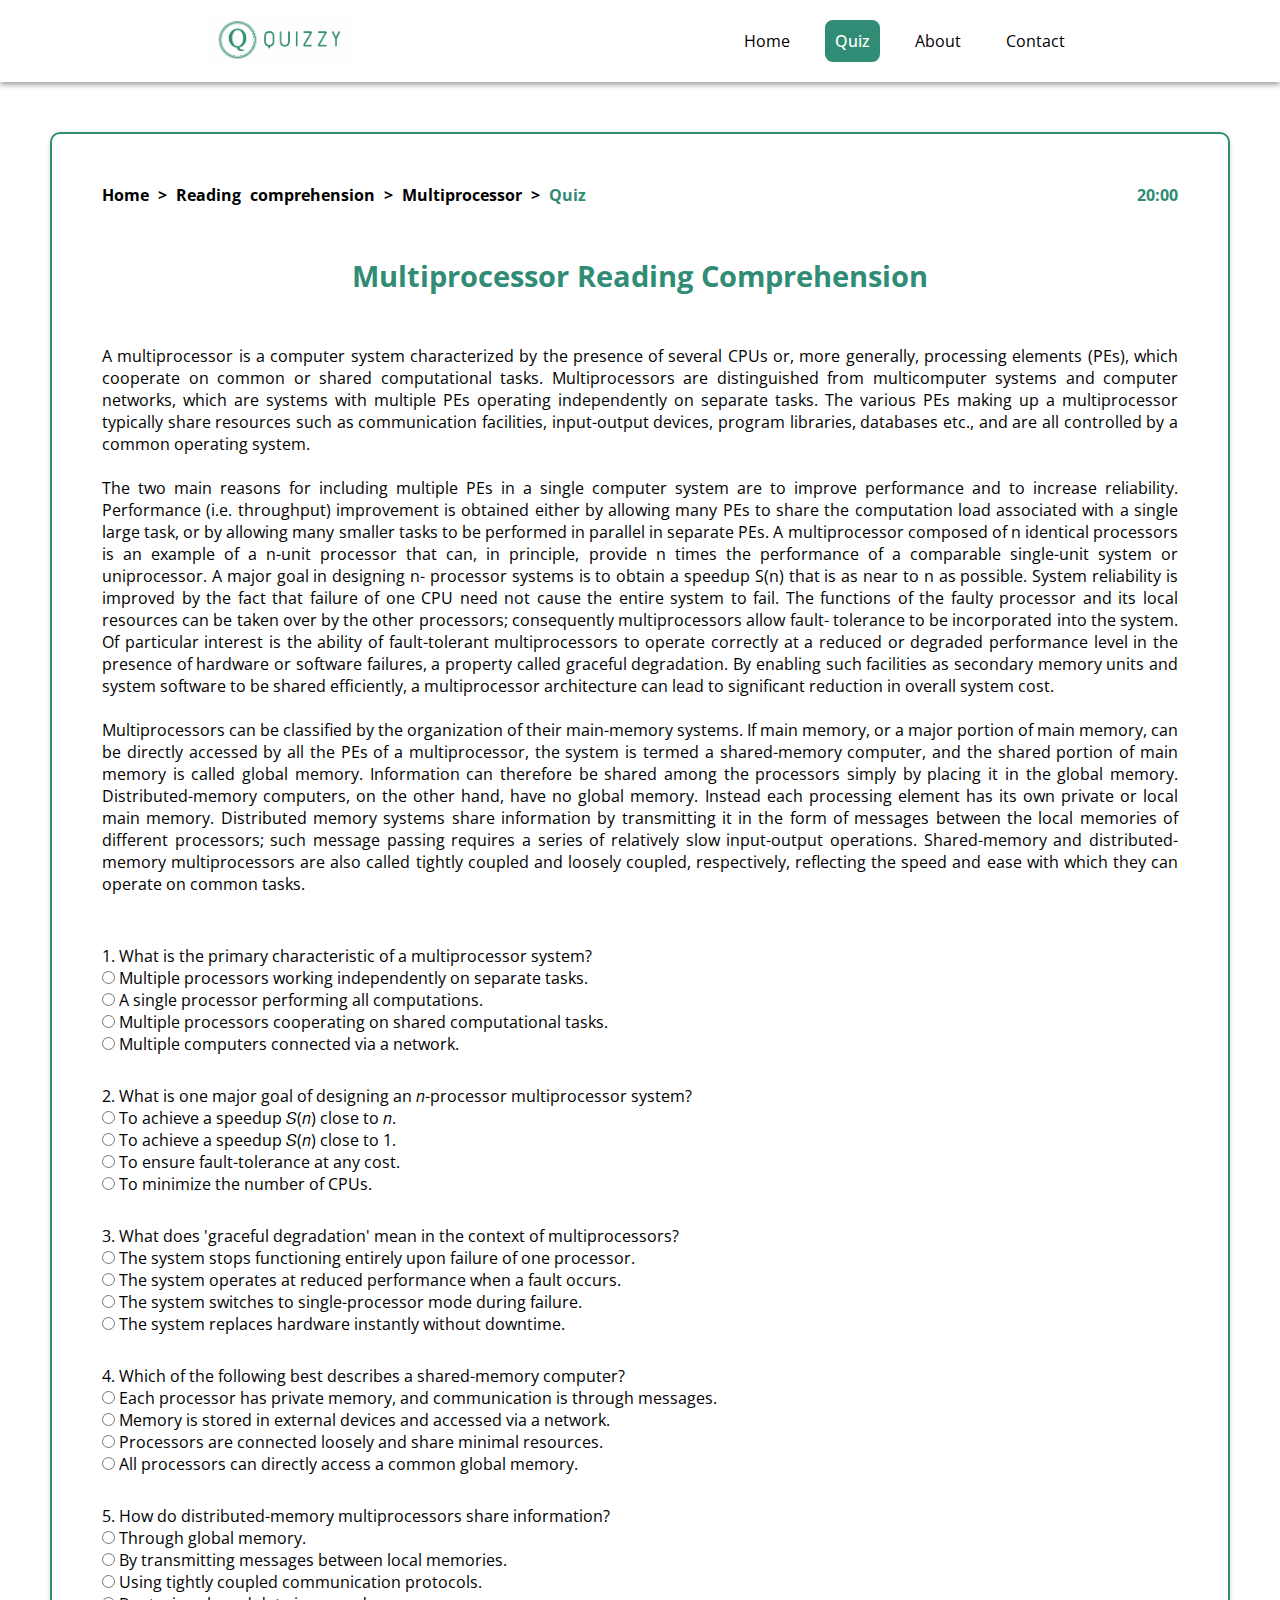
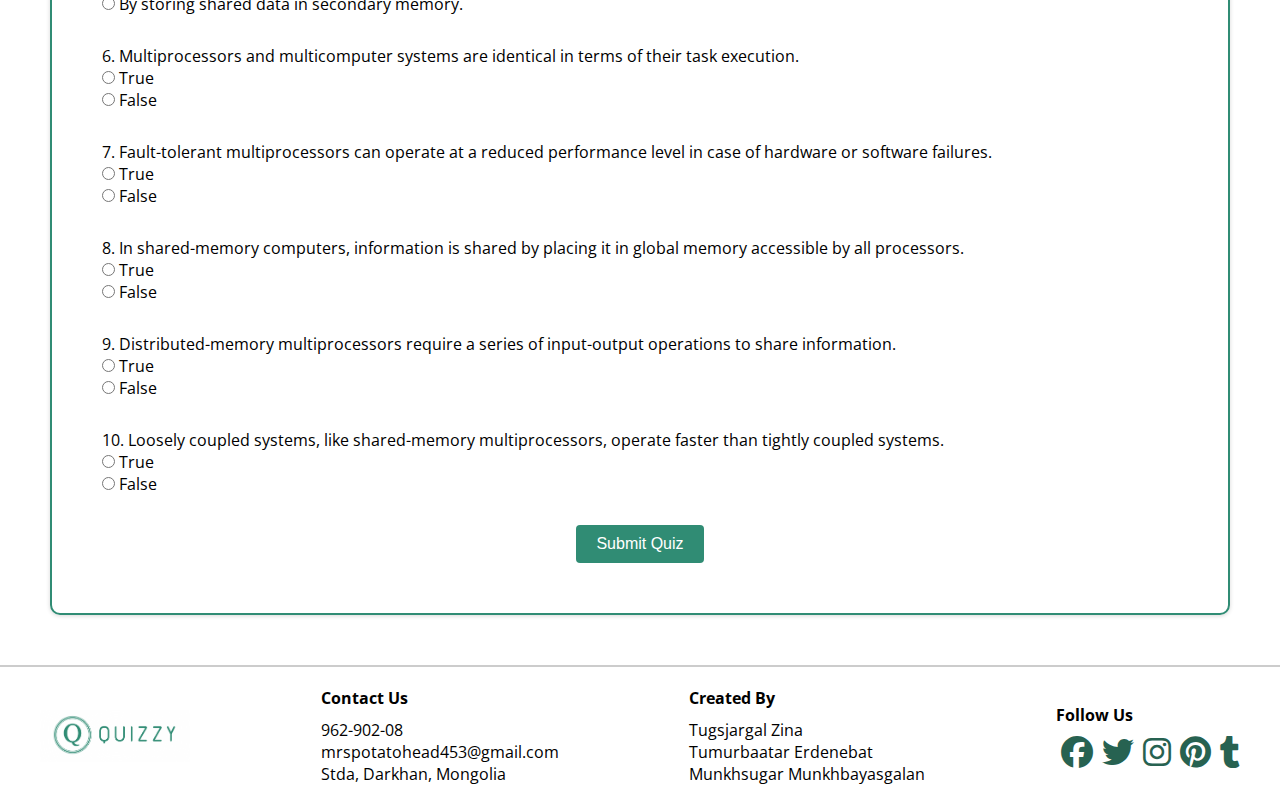
<file: quiz2_3.html>
<!DOCTYPE html>
<html lang="en">
<head>
    <meta charset="UTF-8">
    <meta name="viewport" content="width=device-width, initial-scale=1.0">
    <link rel="stylesheet" href="https://cdnjs.cloudflare.com/ajax/libs/font-awesome/6.6.0/css/all.min.css">
    <link rel="preconnect" href="https://fonts.googleapis.com">
    <link rel="preconnect" href="https://fonts.gstatic.com" crossorigin>
    <link href="https://fonts.googleapis.com/css2?family=Lato:wght@100;300;400;700;900&family=Open+Sans:wght@300;400;500;600;700;800&display=swap" rel="stylesheet">
    <link rel="stylesheet" href="styles.css">
    <link rel="stylesheet" href="main_style.css">
    <link rel="stylesheet" href="quiz1.css">
    <title>Reading Quiz</title>
    <link rel="icon" type="image/x-icon" href="/images/favicon.ico">
</head>
<body>
    <header class="header">
        <div class="header-flex">
            <img src="images/logo.png" alt="Quizzy" class="logo" />
            <ul class="main-menu">
                <li><a href="index.html">Home</a></li>
                <li><a class="current" href="#">Quiz</a></li>
                <li><a href="about.html">About</a></li>
                <li><a href="contact.html">Contact</a></li>
            </ul>
        </div>
    </header>

    <section class="main-section">
        <div class="section-header">
            <div class="path">
                <p>Home &gt Reading comprehension &gt Multiprocessor &gt <span class="primary-color">Quiz</span></p>
            </div>
            <div id="timer" class="timer">
                <p><span id="minutes">20</span>:<span id="seconds">00</span></p>
            </div>
        </div>
        <div class="header-text">
            <h2>Multiprocessor Reading Comprehension</h2>
        </div>
        <div class="reading-para">
            <p id="reading-para">
                A multiprocessor is a computer system characterized by the presence of several CPUs 
                or, more generally, processing elements (PEs), which cooperate on common or shared 
                computational tasks. Multiprocessors are distinguished from multicomputer systems 
                and computer networks, which are systems with multiple PEs operating independently 
                on separate tasks. The various PEs making up a multiprocessor typically share 
                resources such as communication facilities, input-output devices, program libraries, 
                databases etc., and are all controlled by a common operating system.  <br> <br>

                The two main reasons for including multiple PEs in a single computer system are to 
                improve performance and to increase reliability. Performance (i.e. throughput) 
                improvement is obtained either by allowing many PEs to share the computation load 
                associated with a single large task, or by allowing many smaller tasks to be performed 
                in parallel in separate PEs. A multiprocessor composed of n identical processors is an 
                example of a n-unit processor that can, in principle, provide n times the performance 
                of a comparable single-unit system or uniprocessor. A major goal in designing n- 
                processor systems is to obtain a speedup S(n) that is as near to n as possible. System 
                reliability is improved by the fact that failure of one CPU need not cause the entire 
                system to fail. The functions of the faulty processor and its local resources can be 
                taken over by the other processors; consequently multiprocessors allow fault- 
                tolerance to be incorporated into the system. Of particular interest is the ability of 
                fault-tolerant multiprocessors to operate correctly at a reduced or degraded 
                performance level in the presence of hardware or software failures, a property called 
                graceful degradation. By enabling such facilities as secondary memory units and 
                system software to be shared efficiently, a multiprocessor architecture can lead to 
                significant reduction in overall system cost. <br><br>

                Multiprocessors can be classified by the organization of their main-memory systems. 
                If main memory, or a major portion of main memory, can be directly accessed by all 
                the PEs of a multiprocessor, the system is termed a shared-memory computer, and 
                the shared portion of main memory is called global memory. Information can 
                therefore be shared among the processors simply by placing it in the global memory. 
                Distributed-memory computers, on the other hand, have no global memory. Instead 
                each processing element has its own private or local main memory. Distributed 
                memory systems share information by transmitting it in the form of messages 
                between the local memories of different processors; such message passing requires a 
                series of relatively slow input-output operations. Shared-memory and distributed- 
                memory multiprocessors are also called tightly coupled and loosely coupled, 
                respectively, reflecting the speed and ease with which they can operate on common 
                tasks.</p>
        </div>
        <form id="quiz-form">
            <!--  -->
        </form>
        <div class="submit-btn">
            <button type="button" id="submit-btn" onclick="submitQuiz()">Submit Quiz</button>
        </div>

        <div id="popup-window" class="popup">
            <div class="popup-content">
                <span class="close-btn" onclick="closePopup()">&times;</span>
                <h2>Quiz Results</h2>
                <p id="popup-message"></p>
                <button class="popup-button" onclick="closePopup()">Close</button>
            </div>
        </div>
    </section>

    <footer class="footer">
        <div class="container footer-flex">
            <img src="images/logo.png" alt="Lumina Creative">

            <div>
                <h4>Contact Us</h4>
                <ul>
                    <li>962-902-08</li>
                    <li>mrspotatohead453@gmail.com</li>
                    <li>Stda, Darkhan, Mongolia</li>
                </ul>
            </div>

            <div>
                <h4>Created By</h4>
                <ul>
                    <li>Tugsjargal Zina</li>
                    <li>Tumurbaatar Erdenebat</li>
                    <li>Munkhsugar Munkhbayasgalan</li>
                </ul>
            </div>

            <div>
                <h4>Follow Us</h4>
                <a href="#"><i class="fa-brands fa-facebook fa-2x"></i></a>
                <a href="#"><i class="fa-brands fa-twitter fa-2x"></i></a>
                <a href="#"><i class="fa-brands fa-instagram fa-2x"></i></a>
                <a href="#"><i class="fa-brands fa-pinterest fa-2x"></i></a>
                <a href="#"><i class="fa-brands fa-tumblr fa-2x"></i></a>
            </div>
        </div>
    </footer>

    <script>
        let timeRemaining = 1200;
        let timerInterval;

        function startQuiz() {
            const quizForm = document.getElementById("quiz-form");
            const questions = [
                {
                    question: "What is the primary characteristic of a multiprocessor system?",
                    options: ["Multiple processors working independently on separate tasks.", "A single processor performing all computations.", "Multiple processors cooperating on shared computational tasks.", "Multiple computers connected via a network."],
                    correctAnswer: "Multiple processors cooperating on shared computational tasks.",
                },
                {
                    question: "What is one major goal of designing an 𝑛-processor multiprocessor system?",
                    options: ["To achieve a speedup 𝑆(𝑛) close to 𝑛.", "To achieve a speedup 𝑆(𝑛) close to 1.", "To ensure fault-tolerance at any cost.", "To minimize the number of CPUs."],
                    correctAnswer: "To achieve a speedup 𝑆(𝑛) close to 𝑛.",
                },
                {
                    question: "What does 'graceful degradation' mean in the context of multiprocessors?",
                    options: ["The system stops functioning entirely upon failure of one processor.", "The system operates at reduced performance when a fault occurs.", "The system switches to single-processor mode during failure.", "The system replaces hardware instantly without downtime."],
                    correctAnswer: "The system operates at reduced performance when a fault occurs.",
                },
                {
                    question: "Which of the following best describes a shared-memory computer?",
                    options: ["Each processor has private memory, and communication is through messages.", "Memory is stored in external devices and accessed via a network.", "Processors are connected loosely and share minimal resources.", "All processors can directly access a common global memory."],
                    correctAnswer: "All processors can directly access a common global memory.",
                },
                {
                    question: "How do distributed-memory multiprocessors share information?",
                    options: ["Through global memory.", "By transmitting messages between local memories.", "Using tightly coupled communication protocols.", "By storing shared data in secondary memory."],
                    correctAnswer: "By transmitting messages between local memories.",
                },
                {
                    question: "Multiprocessors and multicomputer systems are identical in terms of their task execution.",
                    options: ["True", "False"],
                    correctAnswer: "False",
                },
                {
                    question: "Fault-tolerant multiprocessors can operate at a reduced performance level in case of hardware or software failures.",
                    options: ["True", "False"],
                    correctAnswer: "True",
                },
                {
                    question: "In shared-memory computers, information is shared by placing it in global memory accessible by all processors.",
                    options: ["True", "False"],
                    correctAnswer: "True",
                },
                {
                    question: "Distributed-memory multiprocessors require a series of input-output operations to share information.",
                    options: ["True", "False"],
                    correctAnswer: "True",
                },
                {
                    question: "Loosely coupled systems, like shared-memory multiprocessors, operate faster than tightly coupled systems.",
                    options: ["True", "False"],
                    correctAnswer: "False",
                },
            ];

            questions.forEach((q, index) => {
                const questionDiv = document.createElement("div");
                questionDiv.classList.add("question");
                questionDiv.innerHTML = `
                    <p>${index + 1}. ${q.question}</p>
                    ${q.options
                        .map(
                            (option) => `
                            <input type="radio" id="q${index}-option${option}" name="q${index}" value="${option}">
                            <label for="q${index}-option${option}">${option}</label><br>
                        `
                        )
                        .join("")}
                `;
                quizForm.appendChild(questionDiv);
            });

            startTimer(); // Start the timer when the quiz starts
        }

        // Function to start the countdown timer
        function startTimer() {
            timerInterval = setInterval(function () {
                const minutes = Math.floor(timeRemaining / 60);
                const seconds = timeRemaining % 60;
                document.getElementById('timer').innerText = `Time remaining: ${minutes}:${seconds < 10 ? '0' + seconds : seconds}`;
                timeRemaining--;

                if (timeRemaining < 0) {
                    clearInterval(timerInterval);
                    submitQuiz(); // Auto-submit the quiz if the time runs out
                }
            }, 1000);
        }

        // Function to calculate the score and display it in a popup
        function submitQuiz() {
            clearInterval(timerInterval); // Stop the timer
            const quizForm = document.getElementById('quiz-form');
            const formData = new FormData(quizForm);
            let score = 0;

            // Calculate the score
            questions.forEach((q, index) => {
                const selectedAnswer = formData.get(`q${index}`);
                if (selectedAnswer === q.correctAnswer) {
                    score++;
                }
            });

            // Display the score in the popup
            const popupMessage = document.getElementById('popup-message');
            popupMessage.innerText = `Your score is: ${score} out of ${questions.length}`;
            document.getElementById('popup-window').style.display = 'flex';
        }

        function closePopup() {
            document.getElementById('popup-window').style.display = 'none';
        }

        // Start the quiz when the page loads
        window.onload = startQuiz;

    </script>
</body>
</html>
</file>
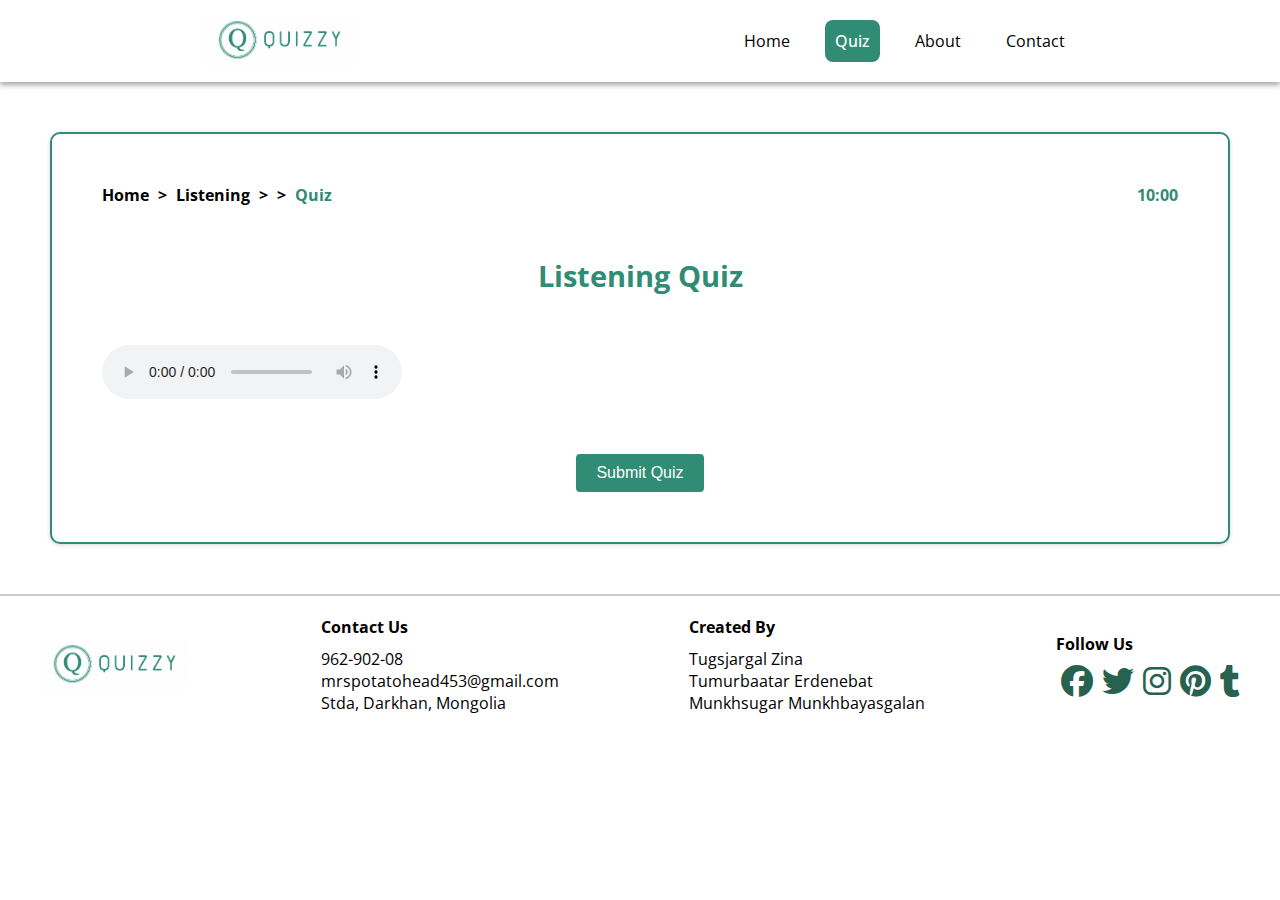
<file: quiz3.html>
<!DOCTYPE html>
<html lang="en">
<head>
    <meta charset="UTF-8">
    <meta name="viewport" content="width=device-width, initial-scale=1.0">
    <link rel="stylesheet" href="https://cdnjs.cloudflare.com/ajax/libs/font-awesome/6.6.0/css/all.min.css">
    <link rel="preconnect" href="https://fonts.googleapis.com">
    <link rel="preconnect" href="https://fonts.gstatic.com" crossorigin>
    <link href="https://fonts.googleapis.com/css2?family=Lato:wght@100;300;400;700;900&family=Open+Sans:wght@300;400;500;600;700;800&display=swap" rel="stylesheet">
    <link rel="stylesheet" href="styles.css">
    <link rel="stylesheet" href="main_style.css">
    <link rel="stylesheet" href="quiz1.css">
    <title>Vocabulary Quiz</title>
    <link rel="icon" type="image/x-icon" href="/images/favicon.ico">
</head>
<body>
    <header class="header">
        <div class="header-flex">
            <img src="images/logo.png" alt="Quizzy" class="logo" />
            <ul class="main-menu">
                <li><a href="index.html">Home</a></li>
                <li><a class="current" href="#">Quiz</a></li>
                <li><a href="about.html">About</a></li>
                <li><a href="contact.html">Contact</a></li>
            </ul>
        </div>
    </header>

    <section class="main-section">
        <div class="section-header">
            <div class="path">
                <p>Home &gt Listening &gt <span id="page-name"></span> &gt   <span class="primary-color">Quiz</span></p>
            </div>
            <div id="timer" class="timer">
                <p><span id="minutes">10</span>:<span id="seconds">00</span></p>
            </div>
        </div>
        <div class="header-text">
            <h2><span id="page-name2"></span> Listening Quiz</h2>
        </div>
        <div class="audio">
            <audio controls id="audio-listening">
                <source type="audio/mp3">
                Your browser does not support the audio element.
            </audio>
        </div>
        <form id="quiz-form">
            <!-- 10 questions will be dynamically inserted here based on the selected topic -->
        </form>
        <div class="submit-btn">
            <button type="button" id="submit-btn" onclick="submitQuiz()">Submit Quiz</button>
        </div>

        <div id="popup-window" class="popup">
            <div class="popup-content">
                <span class="close-btn" onclick="closePopup()">&times;</span>
                <h2>Quiz Results</h2>
                <p id="popup-message"></p>
                <button class="popup-button" onclick="closePopup()">Close</button>
            </div>
        </div>
    </section>

    <footer class="footer">
        <div class="container footer-flex">
            <img src="images/logo.png" alt="Lumina Creative">

            <div>
                <h4>Contact Us</h4>
                <ul>
                    <li>962-902-08</li>
                    <li>mrspotatohead453@gmail.com</li>
                    <li>Stda, Darkhan, Mongolia</li>
                </ul>
            </div>

            <div>
                <h4>Created By</h4>
                <ul>
                    <li>Tugsjargal Zina</li>
                    <li>Tumurbaatar Erdenebat</li>
                    <li>Munkhsugar Munkhbayasgalan</li>
                </ul>
            </div>

            <div>
                <h4>Follow Us</h4>
                <a href="#"><i class="fa-brands fa-facebook fa-2x"></i></a>
                <a href="#"><i class="fa-brands fa-twitter fa-2x"></i></a>
                <a href="#"><i class="fa-brands fa-instagram fa-2x"></i></a>
                <a href="#"><i class="fa-brands fa-pinterest fa-2x"></i></a>
                <a href="#"><i class="fa-brands fa-tumblr fa-2x"></i></a>
            </div>
        </div>
    </footer>

    <script src="quiz_lis.js"></script>
</body>
</html>
</file>
<file: styles.css>
.hero {
    display: flex;
    height: 80vh;
    margin-top: 50px;
    justify-content: space-between;
}

.hero .hero-text {
    margin: 53px;
    width: 700px;
    display: flex;
    flex-direction: column;
    gap: 25px;
    justify-content: center;
    align-items: center;
}

.hero h2 {
    text-align: start;
    font-weight: normal; 
    font-size: 2rem;
}

.hero p {
    text-align: justify;
}

.hero button {
    width: 200px;
    font-size: 1.5rem;
    border: none;
    padding: 15px;
    border-radius: 15px;
    cursor: pointer;
    background-color: var(--primary-color);
    color: white;
    font-weight: 500;
}

.hero button:hover {
    background-color: var(--primary-light-color);
}

.hero .hero-image {
    width: 800px;
}

.hero .hero-image img{
    width: 100%;
    height: 100%;
    object-fit: cover;
    border-top-left-radius: 50px;
    border-bottom-left-radius: 50px;
}

.hero p {
    margin-bottom: 20px;
}

.hero .bg-primary {
    background-color: var(--primary-light-color);
}

.section-header {
    text-align: center;
    font-size: 2rem;  
}

.section-header h2{
    font-weight: normal;
}

.quiz-topics {
    display: flex;
    flex-direction: column;
    justify-content: center;
    align-items: center;
    gap: 50px;
    margin: 20px;
    margin-bottom: 40px;
}

.quiz-topics .topic-items {
    width: 100%;
    display: flex;
    flex-direction: column;
    gap: 50px;
    justify-content: space-between;
    /* gap: 50px; */
}

.topic-items li {
    list-style-type: none;
    display: flex;
    flex-direction: column;
    justify-content: center;
    align-items: center;
    gap: 15px;
    font-size: 18px;
}

.topic-items li img {
    width: 100px;
}

.popup {
    position: fixed;
    top: 0;
    left: 0;
    width: 100%;
    height: 100%;
    background-color: rgba(0, 0, 0, 0.5);
    display: flex;
    justify-content: center;
    align-items: center;
    z-index: 1000;
}

.popup.hidden {
    display: none;
}

.popup-content {
    background-color: #fff;
    padding: 20px;
    border-radius: 10px;
    text-align: center;
    width: 90%;
    max-width: 450px;
}

.guidelines {
    text-align: left;
    margin: 15px 0;
    padding-left: 20px;
    list-style-type: disc;
    font-size: 14px;
    color: #333;
}

.guidelines li {
    margin-bottom: 10px;
}

#form-box {
    margin-top: 20px;
}

#language,
#vocabulary-options,
#reading-options,
#listening-options {
    background-color: white;
    padding: 8px;
    border-radius: 5px;
    cursor: pointer;
    border: 2px solid #308c74;
    width: 100%;
    max-width: 300px;
    margin-bottom: 10px;
}

#vocabulary-options,
#reading-options,
#listening-options {
    margin-left: 55px;
}

#choose-lang {
    background-color: #308c74;
    color: white;
    padding: 10px;
    border: none;
    border-radius: 5px;
    cursor: pointer;
    font-size: 14px;
    width: 100%;
    max-width: 300px;
}

#choose-lang:hover {
    background-color: #276251;
}

/* Close Icon */
.close-icon {
    position: absolute;
    top: 10px;
    right: 15px;
    font-size: 24px;
    font-weight: bold;
    color: #333;
    cursor: pointer;
    transition: color 0.3s ease;
}

.close-icon:hover {
    color: #ff4d4d;
}

@media (max-width: 768px) {
    .hero {
        flex-direction: column;
        justify-content: center;
        align-items: center;
        height: auto; 
        margin: 0;
        padding: 0;/* Remove fixed height to allow content to fit */
    }

    .hero .hero-image {
        margin: 20px;
        padding-top: 20px;
        order: 1;
        width: 100%; /* Make the image fit within the screen width */
        height: auto; /* Allow the image to maintain its aspect ratio */
        border-radius: 20px; /* Optionally add a border-radius to make it look nicer */
    }

    .hero .hero-text {
        order: 2;
        width: 90%; /* Make the text container more flexible */
        margin-top: 50px; /* Add a margin to separate the text from the image */
    }

    .hero h2 {
        text-align: justify;
        margin-bottom: 20px;
    }

    .main-section .section-header {
        flex-direction: column;
        align-items: center;
        text-align: center; /* Center the section title */
    }

    .submit-btn button {
        padding: 8px 14px;
        font-size: 1rem; /* Adjust button size for mobile */
    }

    .popup-content {
        width: 95%;
        max-width: 320px;
    }

    .answer-input {
        width: 90%;
        font-size: 18px;
    }

    .question {
        margin-bottom: 15px;
    }

    #vocabulary-options,
    #reading-options,
    #listening-options {
        margin-left: 0;
    }
}
</file>
<file: main_style.css>
* {
    margin: 0;
    padding: 0;
    box-sizing: border-box;
}

:root {
    --primary-color: #308c74;
    --primary-dark-color: #276251;
    --primary-light-color: #59a390;
    --primary-font: 16px;
    --primary-dark-mode: #383434;
}

body {
    font-family: "Open Sans", sans-serif;
}

.header-flex {
    padding: 15px;
    display: flex;
    justify-content: space-around;
    align-items: center;
    -webkit-box-shadow: 0px 3px 5px 0px rgba(128,119,128,0.67);
    -moz-box-shadow: 0px 3px 5px 0px rgba(128,119,128,0.67);
    box-shadow: 0px 3px 5px 0px rgba(128,119,128,0.67);
    position: sticky;
}

.header-flex .logo {
    width: 150px;
}

.header-flex .main-menu {
    display: flex;
    justify-content: space-between;
    gap: 25px;
}

.main-menu li {
    list-style-type: none;
}

.main-menu .current {
    background-color: var(--primary-color);
    font-weight: 500;
    color: white;
}

.main-menu li a {
    text-decoration: none;
    color: black;
    padding: 10px;
    border-radius: 8px;
}

.main-menu li a:hover {
    background-color: var(--primary-color);
    font-weight: 500;
    color: white;
}

.footer {
    border-top: 2px solid #ccc;
    padding: 20px;
    width: 100%; /* footer-ийн өргөн бүхий л дэлгэцтэй тэнцүү байх */
}

.footer-flex {
    display: flex;
    justify-content: space-between;
    align-items: center;
    width: 100%; /* ширээний хэмжээний эгнээнд орно */
    max-width: 1200px; /* Макс өргөн тохируулах (шинжилгээнд тохируулж болно) */
    margin: 0 auto; /* Өргөн нь дэлгэцийн төвд байрлана */
}

.footer-flex img {
    width: 150px;
}

.footer-flex h4 {
    margin-bottom: 10px;
}

.footer-flex li {
    list-style-type: none;
}

.footer-flex i {
    color: var(--primary-dark-color);
}

.footer-flex a {
    margin-left: 5px;
}

@media (max-width: 1024px) {
    .header-flex {
        flex-direction: column;
        gap: 30px;
    }

    .footer-flex {
        flex-direction: column;
        align-items: center;
        gap: 30px;
        text-align: center;
    }
}
</file>
<file: about.css>
:root {
    --primary-color: #308c74;
    --primary-dark-color: #276251;
    --primary-light-color: #59a390;
    --primary-font: 16px;
    --primary-dark-mode: #383434;
}

.hero .container {
    display: flex;
    justify-content: center;
    align-items: center;
    width: 100%;
}

.container h2 {
    text-align: center;
}

.bg-dark{
    background-color: var(--primary-dark-color);
    color: white;
}

.team {
    padding: 30px 100px;
    display: flex;
    justify-content: space-around;
}

.team-heading {
    margin-bottom: 50px;
    text-transform: uppercase;
}

.team-flex {
    display: flex;
    gap: 50px;
    justify-content: center;
    margin-bottom: 50px;
}

.team-item {
    display: flex;
    flex-direction: column;
    gap: 3px;
}

.team-item p {
    text-align: justify;
}

@media (max-width: 1024px) {
    .team-flex {
        flex-direction: column;
        align-items: center;
    }

    .hero {
        margin: 50px;
    }
    
}
</file>
<file: contact.css>
:root {
    --primary-color: #308c74;
    --primary-dark-color: #276251;
    --primary-light-color: #59a390;
    --primary-font: 16px;
    --primary-dark-mode: #383434;
}

.section-heading {
    margin: 50px;
    text-align: center;
}

.contact {
    display: flex;
    flex-direction: column;
    justify-content: center;
    align-items: center;
}

.container p {
    text-align: center;
}

form {
    margin: 30px;
    display: flex;
    flex-direction: column;
    gap: 20px;
    align-items: center;
    width: 90%;
}


.form-group {
    width: 80%;
}

.visually-hidden {
    visibility: hidden;
}

input, textarea {
    width: 100%;
    border: none;
    border-bottom: 1px solid black;
}

textarea {
    height: 100px;
}

input:focus,
textarea:focus {
    outline: none;
}

.btn {
    width: 100%;
    height: 50px;
    background-color: white;
    border: 1px solid black;
}

.btn:hover {
    background-color: var(--primary-dark-color);
    color: white;
}

@media (max-width: 1024px) {
    .contact p {
        margin: 20px;
    }

    form {
        display: flex;
        flex-direction: column;
        justify-content: center;
        align-items: center;
        width: 90%;
    }

    .form-group {
        margin-left: 0;
        width: 60%;
    }
}
</file>
<file: quiz1.css>
:root {
    --primary-color: #308c74;
    --primary-dark-color: #276251;
    --primary-light-color: #59a390;
    --primary-font: 16px;
    --primary-dark-mode: #383434;
}

.main-section {
    box-shadow: rgba(0, 0, 0, 0.16) 0px 1px 4px;
    order: 1;
    margin: 50px;
    padding: 50px;
    border-radius: 10px;
    border: 2px solid var(--primary-color);
    display: flex;
    flex-direction: column;
}

.main-section .section-header {
    display: flex;
    justify-content: space-between;
    margin-bottom: 50px;
}

.main-section .path {
    font-size: var(--primary-font);
    font-weight: 700;
    word-spacing: 5px;
}

.path .primary-color {
    color: var(--primary-color);
}

.timer {
    font-size: var(--primary-font);
    font-weight: 700;
    color: #308c74; /* Primary color */
}

.main-section .header-text {
    text-align: center;
    color: var(--primary-color);
    font-size: 1.2rem;
    margin-bottom: 50px;
}

.main-section form {
    font-size: 1rem;
}

.main-section .submit-btn {
    display: flex;
    justify-content: center;
    align-items: center;
}

.submit-btn button {
    background-color: var(--primary-color);
    color: white;
    padding: 10px 20px;
    border: none;
    border-radius: 4px;
    cursor: pointer;
    font-size: 1rem;
}

.submit-btn button:hover {
    background-color: var(--primary-dark-color);
}

/* Popup Styles */
.popup {
    display: none; /* Hidden by default */
    position: fixed;
    top: 0;
    left: 0;
    width: 100%;
    height: 100%;
    background-color: rgba(0, 0, 0, 0.5); /* Semi-transparent background */
    z-index: 1000; /* Ensure it's above other content */
    justify-content: center;
    align-items: center;
}

.popup-content {
    background-color: #fff;
    padding: 20px;
    border-radius: 10px;
    text-align: center;
    box-shadow: 0 4px 10px rgba(0, 0, 0, 0.2);
    width: 80%;
    max-width: 400px;
}

.popup-content h2 {
    font-size: 24px;
    margin-bottom: 15px;
}

.popup-content p {
    font-size: 18px;
    margin: 10px 0 20px;
}

.popup-button {
    background-color: var(--primary-color);
    color: #fff;
    padding: 10px 20px;
    border: none;
    border-radius: 5px;
    font-size: 16px;
    cursor: pointer;
}

.popup-button:hover {
    background-color: var(--primary-dark-color);
}

.close-btn {
    position: absolute;
    top: 10px;
    right: 15px;
    font-size: 20px;
    font-weight: bold;
    cursor: pointer;
    color: #333;
}

.close-btn:hover {
    color: #f00;
}

.reading-para {
    text-align: justify;
    margin-bottom: 50px;
}

.audio {
    margin-bottom: 50px;
}

.answer-input {
    width: 50%; 
    padding: 10px; 
    margin-top: 25px; 
    border: 1px solid #ccc; 
    border-radius: 5px;
    font-size: 14px; 
    background-color: #f9f9f9; 
    transition: border-color 0.3s ease; 
}

.answer-input:focus {
    border-color: #4CAF50;
    outline: none;
}

.answer-input::placeholder {
    color: #888;
}

.question {
    margin-bottom: 30px;
}

@media (max-width: 768px) {
    .main-section {
        margin: 15px;
        padding: 15px;
    }

    .main-section .section-header {
        flex-direction: column;
        align-items: center;
    }

    .submit-btn button {
        padding: 8px 14px;
        font-size: 0.9rem;
    }

    .popup-content {
        width: 95%;
        max-width: 320px;
    }

    .answer-input {
        width: 90%;
        font-size: 18px;
    }

    .question {
        margin-bottom: 15px;
    }
}

@media (max-width: 480px) {
    .main-section {
        margin: 10px;
        padding: 10px;
    }

    .main-section .header-text {
        font-size: 0.9rem;
    }

    .submit-btn button {
        padding: 6px 12px;
        font-size: 0.8rem;
    }

    .popup-content {
        width: 90%;
        max-width: 280px;
    }

    .answer-input {
        width: 90%;
        font-size: 20px;
    }

    .question {
        margin-bottom: 10px;
    }

    .timer {
        font-size: 14px;
    }

    .path {
        font-size: 12px;
    }
}
</file>
